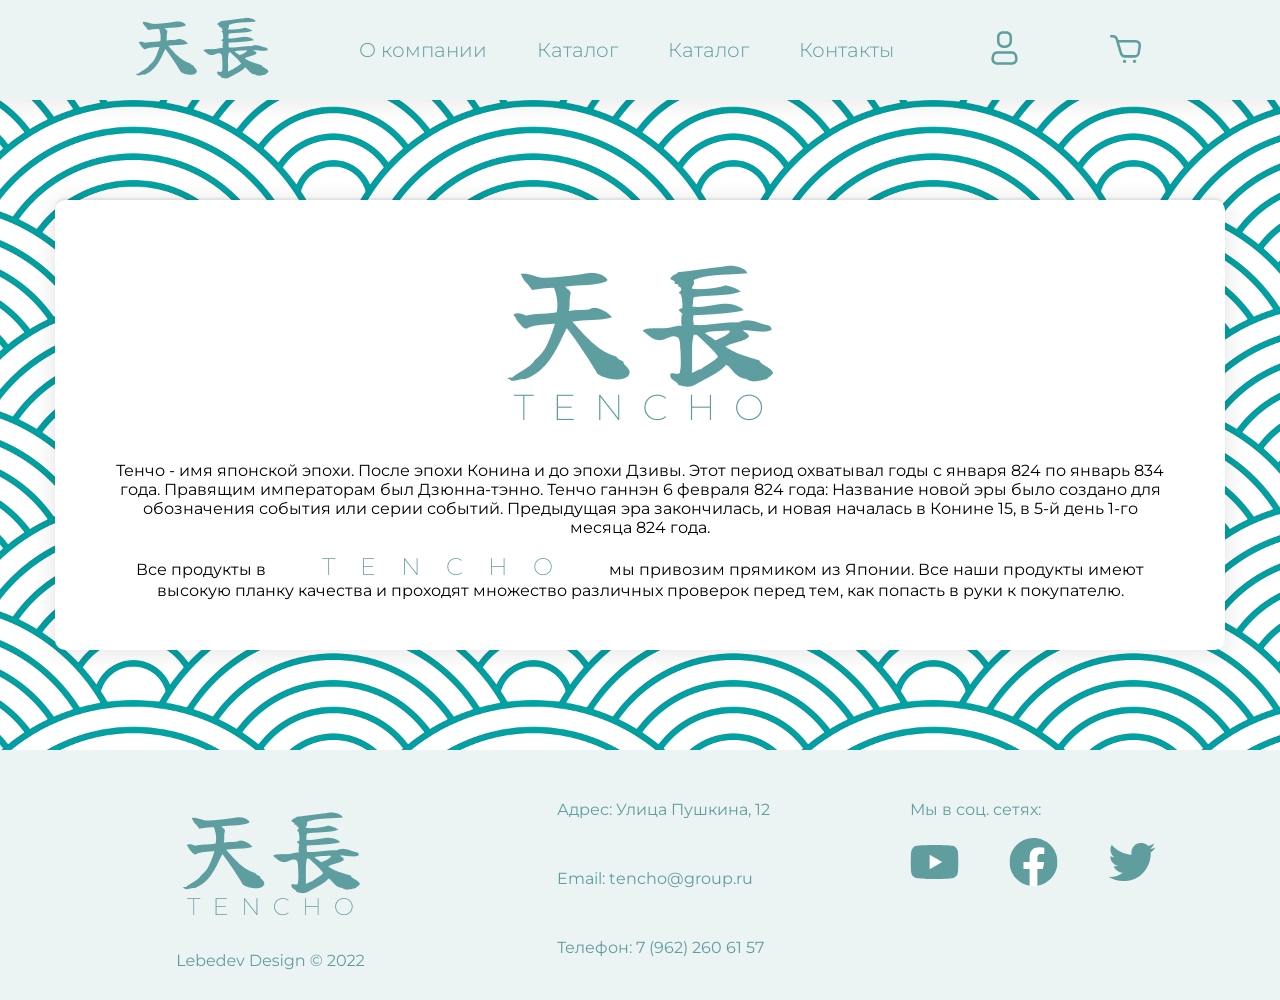
<file: about.html>
<!DOCTYPE html>
<html lang="en">

<head>
    <meta charset="UTF-8">
    <meta http-equiv="X-UA-Compatible" content="IE=edge">
    <meta name="viewport" content="width=device-width, initial-scale=1.0">
    <link rel="stylesheet" href="css/style.css">
    <title>Tencho</title>
</head>

<body>
    <div class="wrap">
        <div class="header">
            <div class="logo">
                <a href="index.html"><img src="/img/tenchohyrogliphslogo.png" alt="logo"></a>
            </div>
            <div class="menu">
                <!-- Настроить якоря в конце -->
                <a href="#">О компании</a>
                <a href="catalogue.html">Каталог</a>
                <div class="submenu-point">
                    <a href="catalogue.html" class="submenu-point">Каталог </a>
                    <div class="submenu">
                        <a href="#">Рыба</a>
                        <a href="#">Чай</a>
                        <a href="#">Соусы</a>
                        <a href="#">Рис</a>
                        <a href="#">Специи</a>
                    </div>
                </div>
                <a href="#contacts">Контакты</a>
                <a href="login.html" class="hided-menu">Войти</a>
                <a href="cart.html" class="hided-menu">Корзина</a>
            </div>
            <div class="icons">
                <a href="login.html">
                    <svg width="41" height="40" class="login" viewBox="0 0 41 40" fill="none"
                        xmlns="http://www.w3.org/2000/svg">
                        <path fill-rule="evenodd" clip-rule="evenodd"
                            d="M33.1332 27.8499L33.5332 29.7499C33.9122 31.3926 33.538 33.1187 32.5126 34.4568C31.4872 35.795 29.9179 36.6053 28.2332 36.6666H12.7665C11.0818 36.6053 9.51245 35.795 8.48708 34.4568C7.46171 33.1187 7.08744 31.3926 7.4665 29.7499L7.8665 27.8499C8.32656 25.2779 10.5375 23.3877 13.1498 23.3333H27.8498C30.4621 23.3877 32.6731 25.2779 33.1332 27.8499ZM28.2332 34.1499C29.0795 34.1401 29.8759 33.748 30.3998 33.0833V33.0999C31.0426 32.2936 31.2931 31.2429 31.0832 30.2333L30.6832 28.3333C30.4612 26.9252 29.2742 25.8709 27.8498 25.8166H13.1498C11.7254 25.8709 10.5384 26.9252 10.3165 28.3333L9.9165 30.2333C9.71176 31.2376 9.96194 32.281 10.5998 33.0833C11.1237 33.748 11.9202 34.1401 12.7665 34.1499H28.2332Z"
                            fill="#5F9D9F" />
                        <path fill-rule="evenodd" clip-rule="evenodd"
                            d="M21.3334 20H19.6667C15.9848 20 13 17.0152 13 13.3333V8.93329C12.9956 7.44672 13.5842 6.01976 14.6353 4.96859C15.6865 3.91742 17.1135 3.32885 18.6 3.33329H22.4C23.8866 3.32885 25.3136 3.91742 26.3647 4.96859C27.4159 6.01976 28.0045 7.44672 28 8.93329V13.3333C28 17.0152 25.0153 20 21.3334 20ZM18.6 5.8333C16.888 5.8333 15.5 7.22122 15.5 8.9333V13.3333C15.5 15.6345 17.3655 17.5 19.6667 17.5H21.3334C23.6346 17.5 25.5 15.6345 25.5 13.3333V8.9333C25.5 8.11113 25.1734 7.32263 24.5921 6.74127C24.0107 6.15991 23.2222 5.8333 22.4 5.8333H18.6Z"
                            fill="#5F9D9F" />
                    </svg>
                </a>
                <a href="cart.html">
                    <svg class="cart" width="41" height="40" viewBox="0 0 41 40" fill="none"
                        xmlns="http://www.w3.org/2000/svg">
                        <path fill-rule="evenodd" clip-rule="evenodd"
                            d="M6.2832 7.08337H7.94987L8.0332 7.10004C10.3435 7.14485 12.3621 8.67228 13.0332 10.8834L13.3665 12.0334H30.7499C32.2849 12.0404 33.7425 12.7084 34.7499 13.8667C35.7544 15.0323 36.1989 16.579 35.9665 18.1L34.9665 25C34.6335 27.6449 32.3988 29.6376 29.7332 29.6667H19.9332C17.592 29.658 15.5303 28.1235 14.8499 25.8834L10.6332 11.6667C10.3103 10.447 9.21154 9.59393 7.94987 9.58337H6.2832C5.59285 9.58337 5.0332 9.02373 5.0332 8.33337C5.0332 7.64302 5.59285 7.08337 6.2832 7.08337ZM17.2499 25.0834C17.6037 26.27 18.6949 27.0834 19.9332 27.0834H29.7332C31.1127 27.0684 32.2808 26.0621 32.4999 24.7L33.4999 17.7834C33.6361 16.9783 33.414 16.1538 32.8919 15.526C32.3698 14.8982 31.5996 14.5296 30.7832 14.5167H14.1165L17.2499 25.0834Z"
                            fill="#5F9D9F" />
                        <path
                            d="M19.55 31.6667C18.6295 31.6667 17.8833 32.4129 17.8833 33.3334C17.8833 34.2539 18.6295 35.0001 19.55 35.0001C20.4704 35.0001 21.2166 34.2539 21.2166 33.3334C21.2166 32.4129 20.4704 31.6667 19.55 31.6667Z"
                            fill="#5F9D9F" />
                        <path
                            d="M29.55 31.6667C28.6295 31.6667 27.8833 32.4129 27.8833 33.3334C27.8833 34.2539 28.6295 35.0001 29.55 35.0001C30.4704 35.0001 31.2166 34.2539 31.2166 33.3334C31.2166 32.4129 30.4704 31.6667 29.55 31.6667Z"
                            fill="#5F9D9F" />
                    </svg>
                </a>
            </div>
            <div class="burger">
                <span></span>
            </div>
        </div>
        <div class="about-tencho">
            <img src="/img/aboutlogo.png" alt="logo">
            <p>Тенчо - имя японской эпохи. После эпохи Конина и до эпохи Дзивы. Этот период охватывал годы с января 824 по январь 834 года. Правящим императорам был Дзюнна-тэнно. Тенчо ганнэн 6 февраля 824 года: Название новой эры было создано для обозначения события или серии событий. Предыдущая эра закончилась, и новая началась в Конине 15, в 5-й день 1-го месяца 824 года.</p>
            <p>Все продукты в<span> TENCHO </span>мы привозим прямиком из Японии. Все наши продукты имеют высокую планку качества и проходят множество различных проверок перед тем, как попасть в руки к покупателю.</p>
        </div>
        <div class="footer">
            <div class="logo">
                <img src="/img/footer-logo.png" alt="footer-logo">
            </div>
            <div class="contacts" id="contacts">
                <p>Адрес: Улица Пушкина, 12</p>
                <p>Email: tencho@group.ru</p>
                <p>Телефон: 7 (962) 260 61 57</p>
            </div>
            <div class="socials">
                <p>Мы в соц. сетях:</p>
                <div class="social-icons">
                    <svg class="youtube" width="49" height="48" viewBox="0 0 49 48" fill="none"
                        xmlns="http://www.w3.org/2000/svg">
                        <g clip-path="url(#clip0_36_496)">
                            <path class="bg"
                                d="M47.5442 12.3708C47.2728 11.3496 46.738 10.4177 45.9933 9.66813C45.2485 8.9186 44.32 8.37782 43.3006 8.09991C39.5479 7.09082 24.5479 7.09082 24.5479 7.09082C24.5479 7.09082 9.54785 7.09082 5.79512 8.09991C4.77571 8.37782 3.84717 8.9186 3.10243 9.66813C2.35768 10.4177 1.82286 11.3496 1.55149 12.3708C0.547852 16.1399 0.547852 23.9999 0.547852 23.9999C0.547852 23.9999 0.547852 31.8599 1.55149 35.629C1.82286 36.6502 2.35768 37.5822 3.10243 38.3317C3.84717 39.0812 4.77571 39.622 5.79512 39.8999C9.54785 40.909 24.5479 40.909 24.5479 40.909C24.5479 40.909 39.5479 40.909 43.3006 39.8999C44.32 39.622 45.2485 39.0812 45.9933 38.3317C46.738 37.5822 47.2728 36.6502 47.5442 35.629C48.5479 31.8599 48.5479 23.9999 48.5479 23.9999C48.5479 23.9999 48.5479 16.1399 47.5442 12.3708Z"
                                fill="#5F9D9F" />
                            <path d="M19.6387 31.1373V16.8628L32.1841 24.0001L19.6387 31.1373Z" fill="#FEFEFE" />
                        </g>
                        <defs>
                            <clipPath id="clip0_36_496">
                                <rect width="48" height="48" fill="white" transform="translate(0.5)" />
                            </clipPath>
                        </defs>
                    </svg>
                    <svg class="facebook" width="49" height="48" viewBox="0 0 49 48" fill="none"
                        xmlns="http://www.w3.org/2000/svg">
                        <g clip-path="url(#clip0_36_491)">
                            <path class="bg"
                                d="M48.5 24C48.5 10.7452 37.7548 0 24.5 0C11.2452 0 0.5 10.7452 0.5 24C0.5 35.9789 9.27641 45.908 20.75 47.7084V30.9375H14.6562V24H20.75V18.7125C20.75 12.6975 24.3331 9.375 29.8152 9.375C32.4402 9.375 35.1875 9.84375 35.1875 9.84375V15.75H32.1613C29.18 15.75 28.25 17.6002 28.25 19.5V24H34.9062L33.8422 30.9375H28.25V47.7084C39.7236 45.908 48.5 35.9789 48.5 24Z"
                                fill="#5F9D9F" />
                            <path
                                d="M33.8422 30.9375L34.9062 24H28.25V19.5C28.25 17.602 29.18 15.75 32.1613 15.75H35.1875V9.84375C35.1875 9.84375 32.4411 9.375 29.8152 9.375C24.3331 9.375 20.75 12.6975 20.75 18.7125V24H14.6562V30.9375H20.75V47.7084C23.2349 48.0972 25.7651 48.0972 28.25 47.7084V30.9375H33.8422Z"
                                fill="white" />
                        </g>
                        <defs>
                            <clipPath id="clip0_36_491">
                                <rect width="48" height="48" fill="white" transform="translate(0.5)" />
                            </clipPath>
                        </defs>
                    </svg>
                    <svg class="twitter" width="48" height="48" viewBox="0 0 49 48" fill="none" xmlns="http://www.w3.org/2000/svg">
                        <g clip-path="url(#clip0_36_494)">
                            <path class="bg"
                                d="M15.595 43.5015C33.7083 43.5015 43.6155 28.4948 43.6155 15.481C43.6155 15.0548 43.6155 14.6305 43.5867 14.2081C45.5141 12.814 47.1778 11.0878 48.5 9.11048C46.7028 9.90728 44.7961 10.4296 42.8437 10.6599C44.8996 9.4293 46.4383 7.49349 47.1733 5.21288C45.2402 6.3601 43.1253 7.16853 40.9198 7.60328C39.435 6.02443 37.4712 4.97896 35.3324 4.62865C33.1935 4.27834 30.9988 4.64271 29.0879 5.66539C27.177 6.68806 25.6564 8.31203 24.7615 10.286C23.8665 12.2599 23.6471 14.4738 24.1371 16.585C20.2218 16.3886 16.3915 15.3711 12.8949 13.5985C9.39831 11.8259 6.31353 9.3378 3.8408 6.29576C2.58146 8.46375 2.19574 11.0302 2.7622 13.4726C3.32865 15.915 4.80468 18.0497 6.88976 19.442C5.32246 19.3961 3.7893 18.9733 2.42 18.2094V18.3342C2.42062 20.6079 3.2077 22.8114 4.64774 24.5709C6.08778 26.3304 8.09212 27.5377 10.3208 27.9879C8.87096 28.3834 7.34975 28.4412 5.87408 28.1569C6.50363 30.1135 7.72886 31.8246 9.37848 33.0508C11.0281 34.277 13.0197 34.957 15.0747 34.9959C13.0329 36.6009 10.6946 37.7875 8.19375 38.4879C5.69287 39.1883 3.07843 39.3888 0.5 39.0778C5.00367 41.9679 10.2438 43.5009 15.595 43.4938"
                                fill="#5F9D9F" />
                        </g>
                        <defs>
                            <clipPath id="clip0_36_494">
                                <rect width="48" height="48" fill="white" transform="translate(0.5)" />
                            </clipPath>
                        </defs>
                    </svg>
                </div>
            </div>
        </div>
    </div>
    <script src="/js/burger.js"></script>
    <script src="/js/smooth-scroll.js"></script>
</body>

</html>
</file>
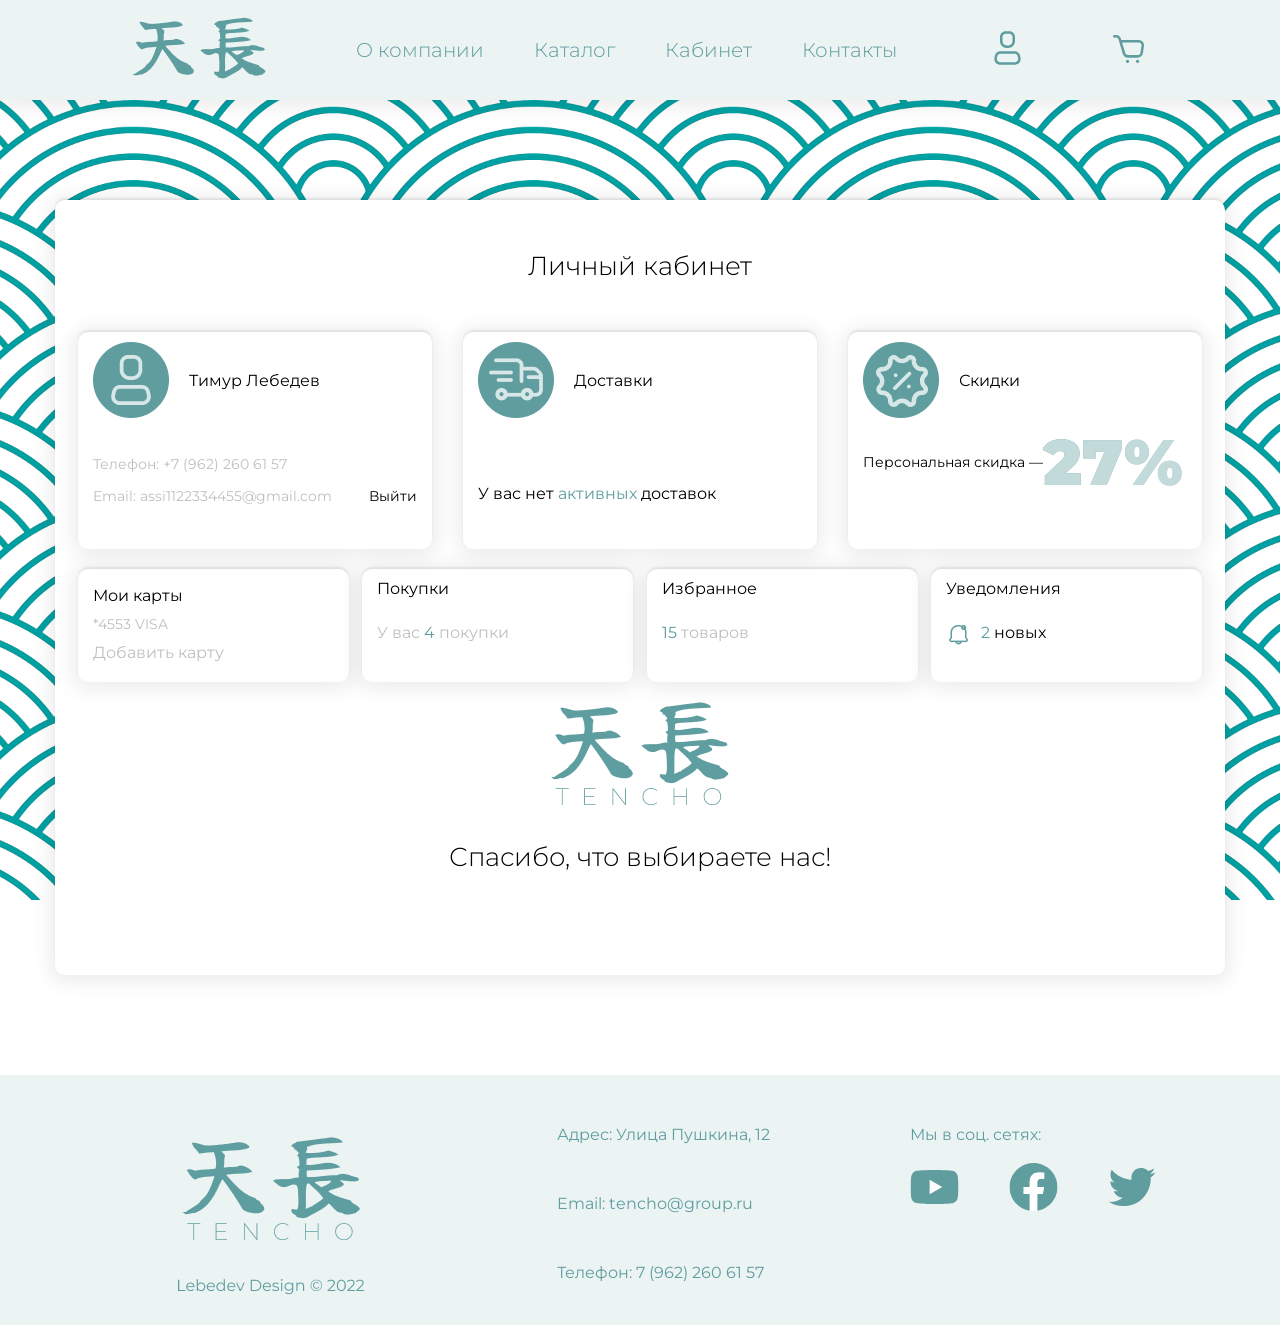
<file: cabinet.html>
<!DOCTYPE html>
<html lang="en">

<head>
    <meta charset="UTF-8">
    <meta http-equiv="X-UA-Compatible" content="IE=edge">
    <meta name="viewport" content="width=device-width, initial-scale=1.0">
    <link rel="stylesheet" href="css/style.css">
    <title>Tencho</title>
</head>

<body>
    <div class="wrap">
        <div class="header" id="header">
            <div class="logo">
                <a href="index.html"><img src="/img/tenchohyrogliphslogo.png" alt="logo"></a>
            </div>
            <div class="menu">
                <!-- Настроить якоря в конце -->
                <a href="about.html">О компании</a>
                <div class="submenu-point">
                    <a href="catalogue.html" class="submenu-point">Каталог </a>
                    <div class="submenu">
                        <a href="#">Рыба</a>
                        <a href="#">Чай</a>
                        <a href="#">Соусы</a>
                        <a href="#">Рис</a>
                        <a href="#">Специи</a>
                    </div>
                </div>
                <a href="#">Кабинет</a>
                <a href="#contacts">Контакты</a>
                <a href="login.html" class="hided-menu">Войти</a>
                <a href="cart.html" class="hided-menu">Корзина</a>
            </div>
            <div class="icons">
                <a href="login.html">
                    <svg width="41" height="40" class="login" viewBox="0 0 41 40" fill="none"
                        xmlns="http://www.w3.org/2000/svg">
                        <path fill-rule="evenodd" clip-rule="evenodd"
                            d="M33.1332 27.8499L33.5332 29.7499C33.9122 31.3926 33.538 33.1187 32.5126 34.4568C31.4872 35.795 29.9179 36.6053 28.2332 36.6666H12.7665C11.0818 36.6053 9.51245 35.795 8.48708 34.4568C7.46171 33.1187 7.08744 31.3926 7.4665 29.7499L7.8665 27.8499C8.32656 25.2779 10.5375 23.3877 13.1498 23.3333H27.8498C30.4621 23.3877 32.6731 25.2779 33.1332 27.8499ZM28.2332 34.1499C29.0795 34.1401 29.8759 33.748 30.3998 33.0833V33.0999C31.0426 32.2936 31.2931 31.2429 31.0832 30.2333L30.6832 28.3333C30.4612 26.9252 29.2742 25.8709 27.8498 25.8166H13.1498C11.7254 25.8709 10.5384 26.9252 10.3165 28.3333L9.9165 30.2333C9.71176 31.2376 9.96194 32.281 10.5998 33.0833C11.1237 33.748 11.9202 34.1401 12.7665 34.1499H28.2332Z"
                            fill="#5F9D9F" />
                        <path fill-rule="evenodd" clip-rule="evenodd"
                            d="M21.3334 20H19.6667C15.9848 20 13 17.0152 13 13.3333V8.93329C12.9956 7.44672 13.5842 6.01976 14.6353 4.96859C15.6865 3.91742 17.1135 3.32885 18.6 3.33329H22.4C23.8866 3.32885 25.3136 3.91742 26.3647 4.96859C27.4159 6.01976 28.0045 7.44672 28 8.93329V13.3333C28 17.0152 25.0153 20 21.3334 20ZM18.6 5.8333C16.888 5.8333 15.5 7.22122 15.5 8.9333V13.3333C15.5 15.6345 17.3655 17.5 19.6667 17.5H21.3334C23.6346 17.5 25.5 15.6345 25.5 13.3333V8.9333C25.5 8.11113 25.1734 7.32263 24.5921 6.74127C24.0107 6.15991 23.2222 5.8333 22.4 5.8333H18.6Z"
                            fill="#5F9D9F" />
                    </svg>
                </a>
                <a href="cart.html">
                    <svg class="cart" width="41" height="40" viewBox="0 0 41 40" fill="none"
                        xmlns="http://www.w3.org/2000/svg">
                        <path fill-rule="evenodd" clip-rule="evenodd"
                            d="M6.2832 7.08337H7.94987L8.0332 7.10004C10.3435 7.14485 12.3621 8.67228 13.0332 10.8834L13.3665 12.0334H30.7499C32.2849 12.0404 33.7425 12.7084 34.7499 13.8667C35.7544 15.0323 36.1989 16.579 35.9665 18.1L34.9665 25C34.6335 27.6449 32.3988 29.6376 29.7332 29.6667H19.9332C17.592 29.658 15.5303 28.1235 14.8499 25.8834L10.6332 11.6667C10.3103 10.447 9.21154 9.59393 7.94987 9.58337H6.2832C5.59285 9.58337 5.0332 9.02373 5.0332 8.33337C5.0332 7.64302 5.59285 7.08337 6.2832 7.08337ZM17.2499 25.0834C17.6037 26.27 18.6949 27.0834 19.9332 27.0834H29.7332C31.1127 27.0684 32.2808 26.0621 32.4999 24.7L33.4999 17.7834C33.6361 16.9783 33.414 16.1538 32.8919 15.526C32.3698 14.8982 31.5996 14.5296 30.7832 14.5167H14.1165L17.2499 25.0834Z"
                            fill="#5F9D9F" />
                        <path
                            d="M19.55 31.6667C18.6295 31.6667 17.8833 32.4129 17.8833 33.3334C17.8833 34.2539 18.6295 35.0001 19.55 35.0001C20.4704 35.0001 21.2166 34.2539 21.2166 33.3334C21.2166 32.4129 20.4704 31.6667 19.55 31.6667Z"
                            fill="#5F9D9F" />
                        <path
                            d="M29.55 31.6667C28.6295 31.6667 27.8833 32.4129 27.8833 33.3334C27.8833 34.2539 28.6295 35.0001 29.55 35.0001C30.4704 35.0001 31.2166 34.2539 31.2166 33.3334C31.2166 32.4129 30.4704 31.6667 29.55 31.6667Z"
                            fill="#5F9D9F" />
                    </svg>
                </a>
            </div>
            <div class="burger">
                <span></span>
            </div>
        </div>
        <div class="cabinet">
            <div class="cabinet-title">
                <p>Личный кабинет</p>
            </div>
            <div class="cards">
                <div class="big-cards">
                    <div class="card user-info">
                        <div class="top">
                            <img src="/img/Icons/user.png" alt="user">
                            <p>Тимур Лебедев</p>
                        </div>
                        <div class="bot data-bot">
                            <div class="data">
                                <p>Телефон: +7 (962) 260 61 57</p>
                                <p>Email: assi1122334455@gmail.com</p>
                            </div>
                            <div class="logout">
                                <p>Выйти</p>
                            </div>
                        </div>
                    </div>
                    <div class="card delivery-info">
                        <div class="top">
                            <img src="/img/Icons/cabinetDeliveryIcon.png" alt="user">
                            <p>Доставки</p>
                        </div>
                        <div class="bot">
                            <p>У вас нет <span class="delivery-counter">активных</span> доставок</p>
                        </div>
                    </div>
                    <div class="card sales-info">
                        <div class="top">
                            <img src="/img/Icons/CabinetSalesIcon.png" alt="user">
                            <p>Скидки</p>
                        </div>
                        <div class="bot">
                            <div class="sale-counter">
                                <p>Персональная скидка —</p>
                                <div class="sale">
                                    <p class="sale-number s1">27%</p>
                                    <p class="sale-number s2">27%</p>
                                </div>
                            </div>
                        </div>
                    </div>
                </div>
                <div class="small-cards">
                    <div class="bank-cards">
                        <p>Мои карты</p>
                        <p>*4553 VISA</p>
                        <p>Добавить карту</p>
                    </div>
                    <div class="orders">
                        <p>Покупки</p>
                        <p>У вас <span class="orders-counter">4</span> покупки</p>
                    </div>
                    <div class="favourite">
                        <p>Избранное</p>
                        <p><span class="favourite-counter">15</span> товаров</p>
                    </div>
                    <div class="notifications">
                        <p>Уведомления</p>
                        <div class="notifications-block">
                            <img src="/img/Icons/Bell.png" alt="bell">
                            <p><span class="notifications-counter">2</span> новых</p>
                        </div>
                    </div>
                </div>
                <div class="thanks">
                    <img src="/img/cabinet-logo.png" alt="cabinet-logo">
                    <p>Спасибо, что выбираете нас!</p>
                </div>
            </div>
        </div>
        <div class="footer">
            <div class="logo">
                <img src="/img/footer-logo.png" alt="footer-logo">
            </div>
            <div class="contacts" id="contacts">
                <p>Адрес: Улица Пушкина, 12</p>
                <p>Email: tencho@group.ru</p>
                <p>Телефон: 7 (962) 260 61 57</p>
            </div>
            <div class="socials">
                <p>Мы в соц. сетях:</p>
                <div class="social-icons">
                    <svg class="youtube" width="49" height="48" viewBox="0 0 49 48" fill="none"
                        xmlns="http://www.w3.org/2000/svg">
                        <g clip-path="url(#clip0_36_496)">
                            <path class="bg"
                                d="M47.5442 12.3708C47.2728 11.3496 46.738 10.4177 45.9933 9.66813C45.2485 8.9186 44.32 8.37782 43.3006 8.09991C39.5479 7.09082 24.5479 7.09082 24.5479 7.09082C24.5479 7.09082 9.54785 7.09082 5.79512 8.09991C4.77571 8.37782 3.84717 8.9186 3.10243 9.66813C2.35768 10.4177 1.82286 11.3496 1.55149 12.3708C0.547852 16.1399 0.547852 23.9999 0.547852 23.9999C0.547852 23.9999 0.547852 31.8599 1.55149 35.629C1.82286 36.6502 2.35768 37.5822 3.10243 38.3317C3.84717 39.0812 4.77571 39.622 5.79512 39.8999C9.54785 40.909 24.5479 40.909 24.5479 40.909C24.5479 40.909 39.5479 40.909 43.3006 39.8999C44.32 39.622 45.2485 39.0812 45.9933 38.3317C46.738 37.5822 47.2728 36.6502 47.5442 35.629C48.5479 31.8599 48.5479 23.9999 48.5479 23.9999C48.5479 23.9999 48.5479 16.1399 47.5442 12.3708Z"
                                fill="#5F9D9F" />
                            <path d="M19.6387 31.1373V16.8628L32.1841 24.0001L19.6387 31.1373Z" fill="#FEFEFE" />
                        </g>
                        <defs>
                            <clipPath id="clip0_36_496">
                                <rect width="48" height="48" fill="white" transform="translate(0.5)" />
                            </clipPath>
                        </defs>
                    </svg>
                    <svg class="facebook" width="49" height="48" viewBox="0 0 49 48" fill="none"
                        xmlns="http://www.w3.org/2000/svg">
                        <g clip-path="url(#clip0_36_491)">
                            <path class="bg"
                                d="M48.5 24C48.5 10.7452 37.7548 0 24.5 0C11.2452 0 0.5 10.7452 0.5 24C0.5 35.9789 9.27641 45.908 20.75 47.7084V30.9375H14.6562V24H20.75V18.7125C20.75 12.6975 24.3331 9.375 29.8152 9.375C32.4402 9.375 35.1875 9.84375 35.1875 9.84375V15.75H32.1613C29.18 15.75 28.25 17.6002 28.25 19.5V24H34.9062L33.8422 30.9375H28.25V47.7084C39.7236 45.908 48.5 35.9789 48.5 24Z"
                                fill="#5F9D9F" />
                            <path
                                d="M33.8422 30.9375L34.9062 24H28.25V19.5C28.25 17.602 29.18 15.75 32.1613 15.75H35.1875V9.84375C35.1875 9.84375 32.4411 9.375 29.8152 9.375C24.3331 9.375 20.75 12.6975 20.75 18.7125V24H14.6562V30.9375H20.75V47.7084C23.2349 48.0972 25.7651 48.0972 28.25 47.7084V30.9375H33.8422Z"
                                fill="white" />
                        </g>
                        <defs>
                            <clipPath id="clip0_36_491">
                                <rect width="48" height="48" fill="white" transform="translate(0.5)" />
                            </clipPath>
                        </defs>
                    </svg>
                    <svg class="twitter" width="48" height="48" viewBox="0 0 49 48" fill="none"
                        xmlns="http://www.w3.org/2000/svg">
                        <g clip-path="url(#clip0_36_494)">
                            <path class="bg"
                                d="M15.595 43.5015C33.7083 43.5015 43.6155 28.4948 43.6155 15.481C43.6155 15.0548 43.6155 14.6305 43.5867 14.2081C45.5141 12.814 47.1778 11.0878 48.5 9.11048C46.7028 9.90728 44.7961 10.4296 42.8437 10.6599C44.8996 9.4293 46.4383 7.49349 47.1733 5.21288C45.2402 6.3601 43.1253 7.16853 40.9198 7.60328C39.435 6.02443 37.4712 4.97896 35.3324 4.62865C33.1935 4.27834 30.9988 4.64271 29.0879 5.66539C27.177 6.68806 25.6564 8.31203 24.7615 10.286C23.8665 12.2599 23.6471 14.4738 24.1371 16.585C20.2218 16.3886 16.3915 15.3711 12.8949 13.5985C9.39831 11.8259 6.31353 9.3378 3.8408 6.29576C2.58146 8.46375 2.19574 11.0302 2.7622 13.4726C3.32865 15.915 4.80468 18.0497 6.88976 19.442C5.32246 19.3961 3.7893 18.9733 2.42 18.2094V18.3342C2.42062 20.6079 3.2077 22.8114 4.64774 24.5709C6.08778 26.3304 8.09212 27.5377 10.3208 27.9879C8.87096 28.3834 7.34975 28.4412 5.87408 28.1569C6.50363 30.1135 7.72886 31.8246 9.37848 33.0508C11.0281 34.277 13.0197 34.957 15.0747 34.9959C13.0329 36.6009 10.6946 37.7875 8.19375 38.4879C5.69287 39.1883 3.07843 39.3888 0.5 39.0778C5.00367 41.9679 10.2438 43.5009 15.595 43.4938"
                                fill="#5F9D9F" />
                        </g>
                        <defs>
                            <clipPath id="clip0_36_494">
                                <rect width="48" height="48" fill="white" transform="translate(0.5)" />
                            </clipPath>
                        </defs>
                    </svg>
                </div>
            </div>
        </div>
    </div>
    <script src="/js/burger.js"></script>
    <script src="/js/smooth-scroll.js"></script>
</body>

</html>
</file>
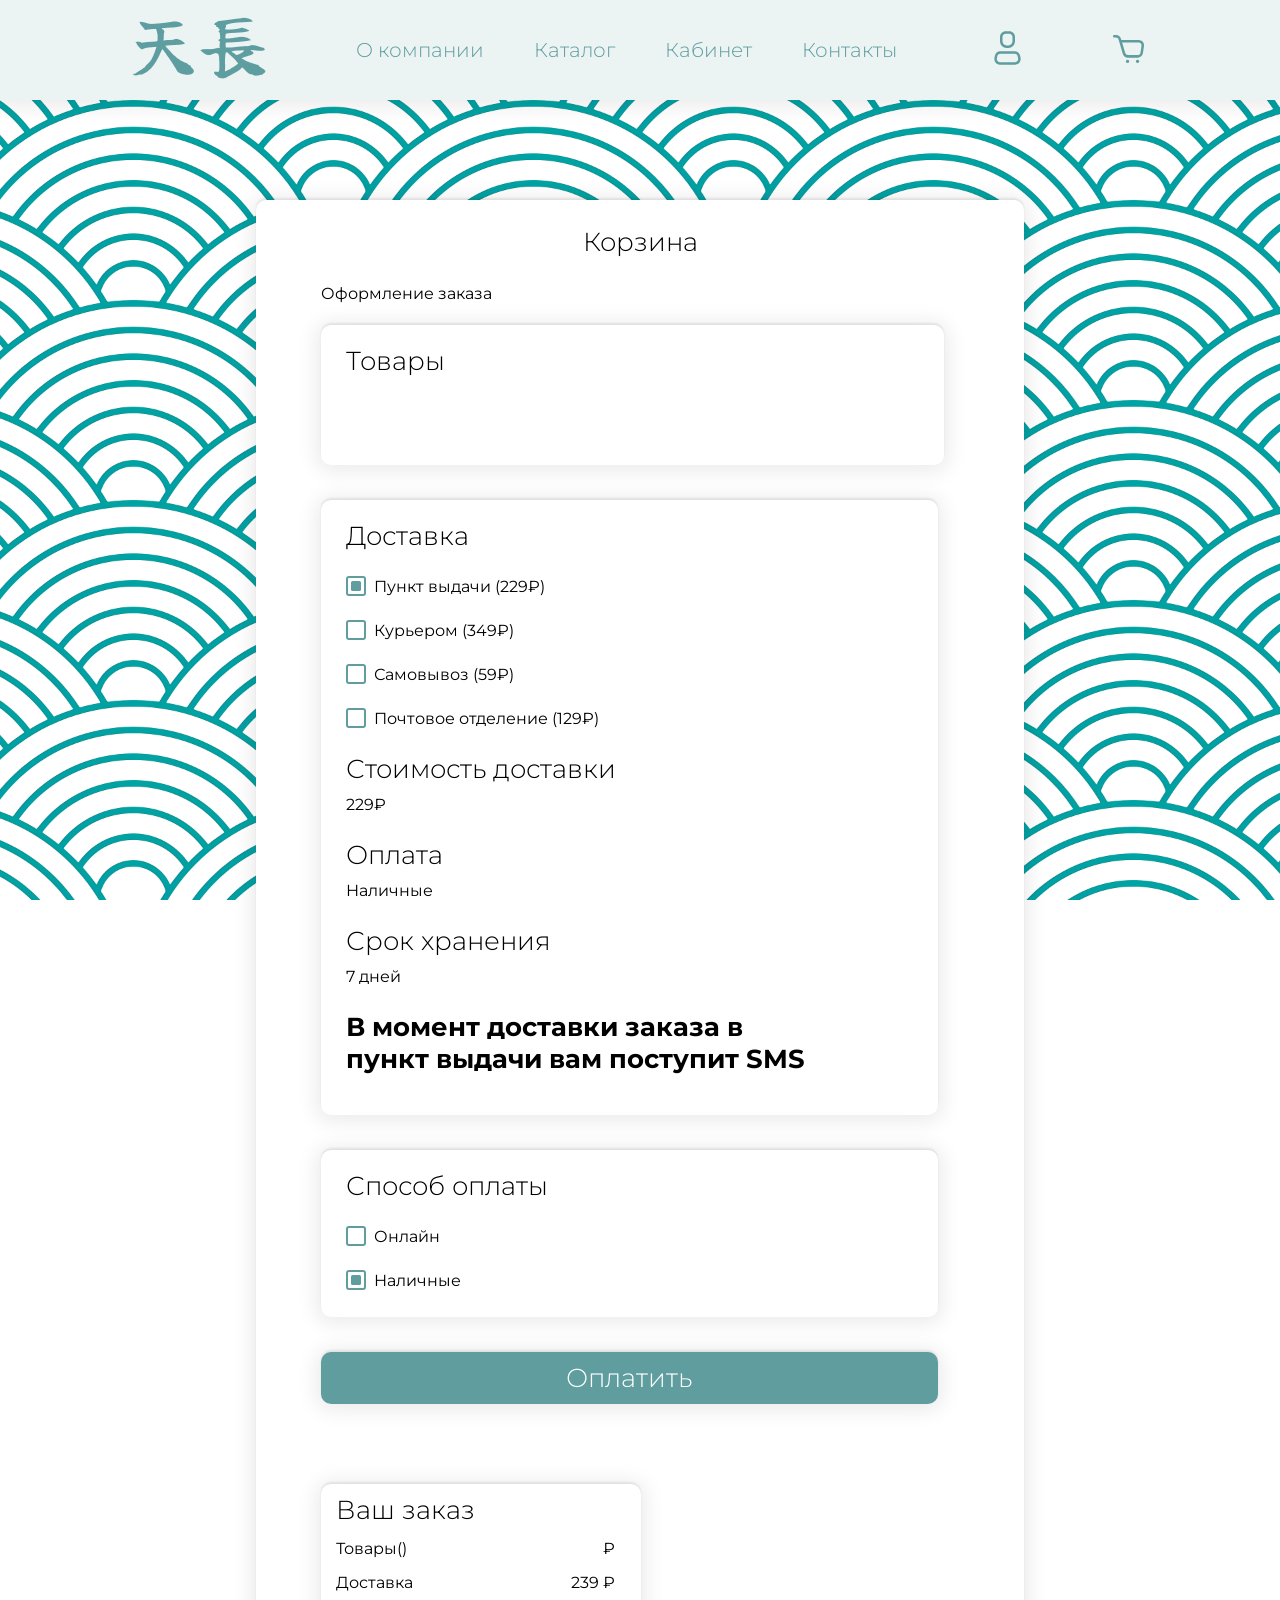
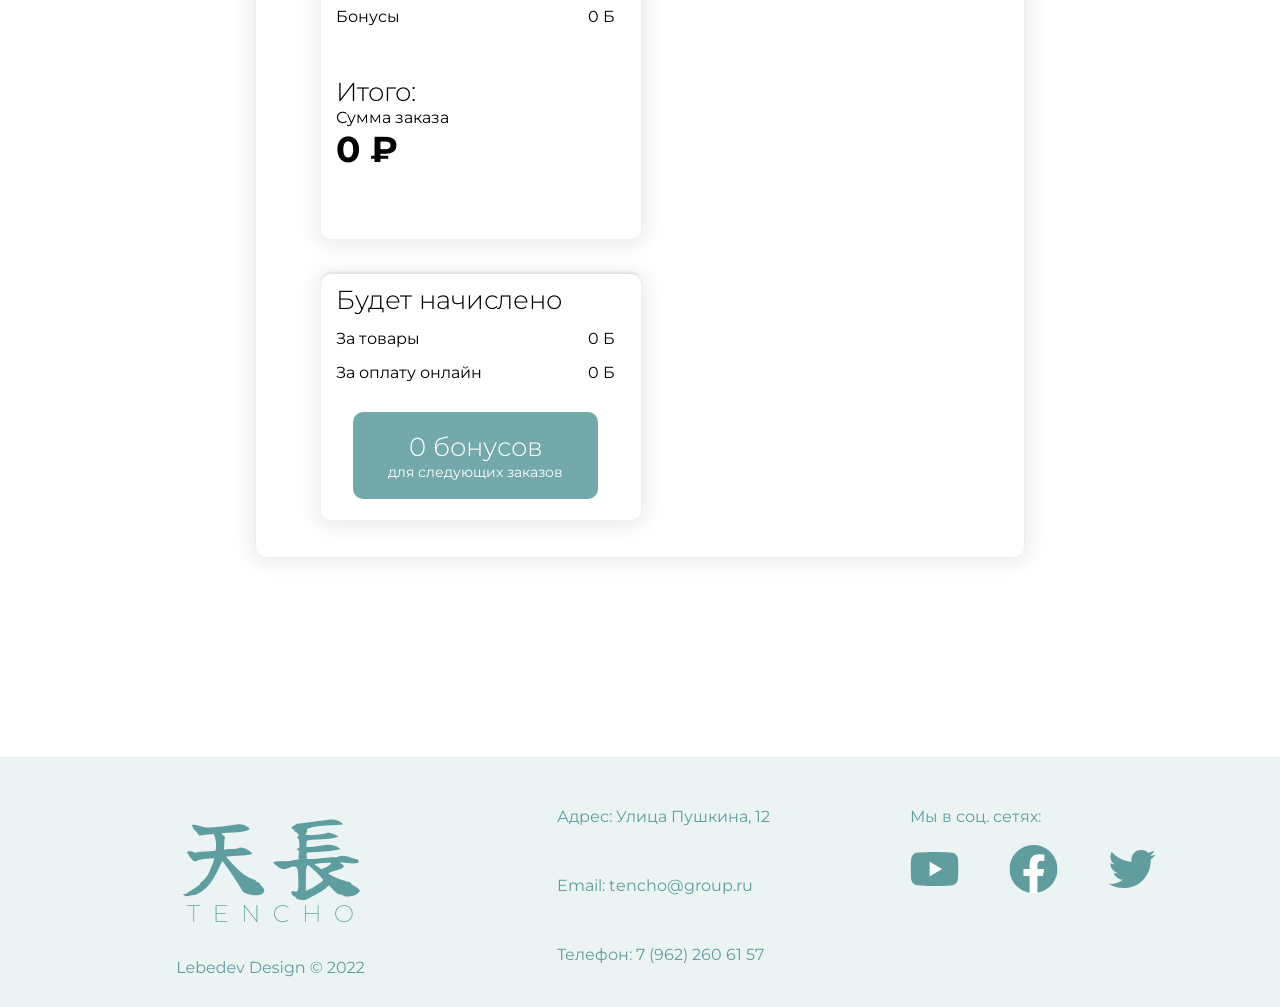
<file: cart.html>
<!DOCTYPE html>
<html lang="en">

<head>
    <meta charset="UTF-8">
    <meta http-equiv="X-UA-Compatible" content="IE=edge">
    <meta name="viewport" content="width=device-width, initial-scale=1.0">
    <link rel="stylesheet" href="css/style.css">
    <title>Tencho</title>
</head>

<body>
    <div class="wrap">
        <div class="header">
            <div class="logo">
                <a href="index.html"><img src="/img/tenchohyrogliphslogo.png" alt="logo"></a>
            </div>
            <div class="menu">
                <!-- Настроить якоря в конце -->
                <a href="about.html">О компании</a>
                <div class="submenu-point">
                    <a href="catalogue.html" class="submenu-point">Каталог </a>
                    <div class="submenu">
                        <a href="#">Рыба</a>
                        <a href="#">Чай</a>
                        <a href="#">Соусы</a>
                        <a href="#">Рис</a>
                        <a href="#">Специи</a>
                    </div>
                </div>
                <a href="cabinet.html">Кабинет</a>
                <a href="#contacts">Контакты</a>
                <a href="login.html" class="hided-menu">Войти</a>
                <a href="#" class="hided-menu">Корзина</a>
            </div>
            <div class="icons">
                <a href="login.html">
                    <svg width="41" height="40" class="login" viewBox="0 0 41 40" fill="none"
                        xmlns="http://www.w3.org/2000/svg">
                        <path fill-rule="evenodd" clip-rule="evenodd"
                            d="M33.1332 27.8499L33.5332 29.7499C33.9122 31.3926 33.538 33.1187 32.5126 34.4568C31.4872 35.795 29.9179 36.6053 28.2332 36.6666H12.7665C11.0818 36.6053 9.51245 35.795 8.48708 34.4568C7.46171 33.1187 7.08744 31.3926 7.4665 29.7499L7.8665 27.8499C8.32656 25.2779 10.5375 23.3877 13.1498 23.3333H27.8498C30.4621 23.3877 32.6731 25.2779 33.1332 27.8499ZM28.2332 34.1499C29.0795 34.1401 29.8759 33.748 30.3998 33.0833V33.0999C31.0426 32.2936 31.2931 31.2429 31.0832 30.2333L30.6832 28.3333C30.4612 26.9252 29.2742 25.8709 27.8498 25.8166H13.1498C11.7254 25.8709 10.5384 26.9252 10.3165 28.3333L9.9165 30.2333C9.71176 31.2376 9.96194 32.281 10.5998 33.0833C11.1237 33.748 11.9202 34.1401 12.7665 34.1499H28.2332Z"
                            fill="#5F9D9F" />
                        <path fill-rule="evenodd" clip-rule="evenodd"
                            d="M21.3334 20H19.6667C15.9848 20 13 17.0152 13 13.3333V8.93329C12.9956 7.44672 13.5842 6.01976 14.6353 4.96859C15.6865 3.91742 17.1135 3.32885 18.6 3.33329H22.4C23.8866 3.32885 25.3136 3.91742 26.3647 4.96859C27.4159 6.01976 28.0045 7.44672 28 8.93329V13.3333C28 17.0152 25.0153 20 21.3334 20ZM18.6 5.8333C16.888 5.8333 15.5 7.22122 15.5 8.9333V13.3333C15.5 15.6345 17.3655 17.5 19.6667 17.5H21.3334C23.6346 17.5 25.5 15.6345 25.5 13.3333V8.9333C25.5 8.11113 25.1734 7.32263 24.5921 6.74127C24.0107 6.15991 23.2222 5.8333 22.4 5.8333H18.6Z"
                            fill="#5F9D9F" />
                    </svg>
                </a>
                <a href="cart.html">
                    <svg class="cart" width="41" height="40" viewBox="0 0 41 40" fill="none"
                        xmlns="http://www.w3.org/2000/svg">
                        <path fill-rule="evenodd" clip-rule="evenodd"
                            d="M6.2832 7.08337H7.94987L8.0332 7.10004C10.3435 7.14485 12.3621 8.67228 13.0332 10.8834L13.3665 12.0334H30.7499C32.2849 12.0404 33.7425 12.7084 34.7499 13.8667C35.7544 15.0323 36.1989 16.579 35.9665 18.1L34.9665 25C34.6335 27.6449 32.3988 29.6376 29.7332 29.6667H19.9332C17.592 29.658 15.5303 28.1235 14.8499 25.8834L10.6332 11.6667C10.3103 10.447 9.21154 9.59393 7.94987 9.58337H6.2832C5.59285 9.58337 5.0332 9.02373 5.0332 8.33337C5.0332 7.64302 5.59285 7.08337 6.2832 7.08337ZM17.2499 25.0834C17.6037 26.27 18.6949 27.0834 19.9332 27.0834H29.7332C31.1127 27.0684 32.2808 26.0621 32.4999 24.7L33.4999 17.7834C33.6361 16.9783 33.414 16.1538 32.8919 15.526C32.3698 14.8982 31.5996 14.5296 30.7832 14.5167H14.1165L17.2499 25.0834Z"
                            fill="#5F9D9F" />
                        <path
                            d="M19.55 31.6667C18.6295 31.6667 17.8833 32.4129 17.8833 33.3334C17.8833 34.2539 18.6295 35.0001 19.55 35.0001C20.4704 35.0001 21.2166 34.2539 21.2166 33.3334C21.2166 32.4129 20.4704 31.6667 19.55 31.6667Z"
                            fill="#5F9D9F" />
                        <path
                            d="M29.55 31.6667C28.6295 31.6667 27.8833 32.4129 27.8833 33.3334C27.8833 34.2539 28.6295 35.0001 29.55 35.0001C30.4704 35.0001 31.2166 34.2539 31.2166 33.3334C31.2166 32.4129 30.4704 31.6667 29.55 31.6667Z"
                            fill="#5F9D9F" />
                    </svg>
                </a>
            </div>
            <div class="burger">
                <span></span>
            </div>
        </div>
        <div class="cart-form">
            <div class="cart-title">
                <p>Корзина</p>
            </div>
            <div class="order">
                <div class="order-title">Оформление заказа</div>
                <div class="order-content">
                    <div class="left-content">
                        <div class="order-info">
                            <div class="order-items">
                                <p>Товары</p>
                                <div class="cart-list">
                                    
                                </div>
                            </div>
                        </div>
                        <div class="delivery-content">
                            <div class="delivery-type">
                                <div class="type-title">
                                    <p>Доставка</p>
                                </div>
                                <div class="pick-point">
                                    <input checked type="radio" name="radio">
                                    <label for="pick-point">Пункт выдачи (229₽)</label>
                                </div>
                                <div class="by-courier">
                                    <input type="radio" name="radio">
                                    <label for="by-courier">Курьером (349₽)</label>
                                </div>
                                <div class="pick-up">
                                    <input type="radio" name="radio">
                                    <label for="pick-up">Самовывоз (59₽)</label>
                                </div>
                                <div class="post-office">
                                    <input type="radio" name="radio">
                                    <label for="post-office">Почтовое отделение (129₽)</label>
                                </div>
                            </div>
                            <div class="delivery-price">
                                <p class="category-title">Стоимость доставки</p>
                                <p class="category-info">229₽</p>
                            </div>
                            <div class="payment">
                                <p class="category-title">Оплата</p>
                                <p class="category-info">Наличные</p>
                            </div>
                            <div class="storage">
                                <p class="category-title">Срок хранения</p>
                                <p class="category-info">7 дней</p>
                            </div>
                            <p>В момент доставки заказа в пункт выдачи вам поступит SMS</p>
                        </div>
                        <div class="payment-type">
                            <div class="type-title">
                                <p>Способ оплаты</p>
                            </div>
                            <div class="payments">
                                <div class="online">
                                    <input type="radio" name="radio2">
                                    <label for="pick-up">Онлайн</label>
                                </div>
                                <div class="ofline">
                                    <input checked type="radio" name="radio2">
                                    <label for="pick-up">Наличные</label>
                                </div>
                            </div>
                        </div>
                        <a href="#" class="pay">Оплатить</a>
                    </div>
                    <div class="right-content">
                        <div class="receipt">
                            <div class="receipt-title">
                                <p>Ваш заказ</p>
                            </div>
                            <div class="receipt-list">
                                <div class="products">
                                    <p>Товары(<span class="ammountInCart"></span>)</p>
                                    <p><span class="total-price"></span> ₽</p>
                                </div>
                                <div class="delivery-price-receipt">
                                    <p>Доставка</p>
                                    <p><span class="total-delivery">239</span> ₽</p>
                                </div>
                                <div class="bonuses">
                                    <p>Бонусы</p>
                                    <p>0 Б</p>
                                </div>
                            </div>
                            <div class="total">
                                <p>Итого:</p>
                                <p>Сумма заказа</p>
                                <p><span class="allPrice">0</span> ₽</p>
                            </div>
                        </div>
                        <div class="bonuses-receipt">
                            <div class="bonuses-title">
                                <p>Будет начислено</p>
                            </div>
                            <div class="bonuses-list">
                                <div class="for-products">
                                    <p>За товары</p>
                                    <p>0 Б</p>
                                </div>
                                <div class="for-payment">
                                    <p>За оплату онлайн</p>
                                    <p><span class="online-bonuses">0</span> Б</p>
                                </div>
                            </div>
                            <div class="notification">
                                <div class="total-bonuses">
                                    <p>0 бонусов</p>
                                    <p>для следующих заказов</p>
                                </div>
                            </div>
                        </div>
                    </div>
                </div>
            </div>
        </div>
        <div class="footer">
            <div class="logo">
                <img src="/img/footer-logo.png" alt="footer-logo">
            </div>
            <div class="contacts" id="contacts">
                <p>Адрес: Улица Пушкина, 12</p>
                <p>Email: tencho@group.ru</p>
                <p>Телефон: 7 (962) 260 61 57</p>
            </div>
            <div class="socials">
                <p>Мы в соц. сетях:</p>
                <div class="social-icons">
                    <svg class="youtube" width="49" height="48" viewBox="0 0 49 48" fill="none"
                        xmlns="http://www.w3.org/2000/svg">
                        <g clip-path="url(#clip0_36_496)">
                            <path class="bg"
                                d="M47.5442 12.3708C47.2728 11.3496 46.738 10.4177 45.9933 9.66813C45.2485 8.9186 44.32 8.37782 43.3006 8.09991C39.5479 7.09082 24.5479 7.09082 24.5479 7.09082C24.5479 7.09082 9.54785 7.09082 5.79512 8.09991C4.77571 8.37782 3.84717 8.9186 3.10243 9.66813C2.35768 10.4177 1.82286 11.3496 1.55149 12.3708C0.547852 16.1399 0.547852 23.9999 0.547852 23.9999C0.547852 23.9999 0.547852 31.8599 1.55149 35.629C1.82286 36.6502 2.35768 37.5822 3.10243 38.3317C3.84717 39.0812 4.77571 39.622 5.79512 39.8999C9.54785 40.909 24.5479 40.909 24.5479 40.909C24.5479 40.909 39.5479 40.909 43.3006 39.8999C44.32 39.622 45.2485 39.0812 45.9933 38.3317C46.738 37.5822 47.2728 36.6502 47.5442 35.629C48.5479 31.8599 48.5479 23.9999 48.5479 23.9999C48.5479 23.9999 48.5479 16.1399 47.5442 12.3708Z"
                                fill="#5F9D9F" />
                            <path d="M19.6387 31.1373V16.8628L32.1841 24.0001L19.6387 31.1373Z" fill="#FEFEFE" />
                        </g>
                        <defs>
                            <clipPath id="clip0_36_496">
                                <rect width="48" height="48" fill="white" transform="translate(0.5)" />
                            </clipPath>
                        </defs>
                    </svg>
                    <svg class="facebook" width="49" height="48" viewBox="0 0 49 48" fill="none"
                        xmlns="http://www.w3.org/2000/svg">
                        <g clip-path="url(#clip0_36_491)">
                            <path class="bg"
                                d="M48.5 24C48.5 10.7452 37.7548 0 24.5 0C11.2452 0 0.5 10.7452 0.5 24C0.5 35.9789 9.27641 45.908 20.75 47.7084V30.9375H14.6562V24H20.75V18.7125C20.75 12.6975 24.3331 9.375 29.8152 9.375C32.4402 9.375 35.1875 9.84375 35.1875 9.84375V15.75H32.1613C29.18 15.75 28.25 17.6002 28.25 19.5V24H34.9062L33.8422 30.9375H28.25V47.7084C39.7236 45.908 48.5 35.9789 48.5 24Z"
                                fill="#5F9D9F" />
                            <path
                                d="M33.8422 30.9375L34.9062 24H28.25V19.5C28.25 17.602 29.18 15.75 32.1613 15.75H35.1875V9.84375C35.1875 9.84375 32.4411 9.375 29.8152 9.375C24.3331 9.375 20.75 12.6975 20.75 18.7125V24H14.6562V30.9375H20.75V47.7084C23.2349 48.0972 25.7651 48.0972 28.25 47.7084V30.9375H33.8422Z"
                                fill="white" />
                        </g>
                        <defs>
                            <clipPath id="clip0_36_491">
                                <rect width="48" height="48" fill="white" transform="translate(0.5)" />
                            </clipPath>
                        </defs>
                    </svg>
                    <svg class="twitter" width="48" height="48" viewBox="0 0 49 48" fill="none"
                        xmlns="http://www.w3.org/2000/svg">
                        <g clip-path="url(#clip0_36_494)">
                            <path class="bg"
                                d="M15.595 43.5015C33.7083 43.5015 43.6155 28.4948 43.6155 15.481C43.6155 15.0548 43.6155 14.6305 43.5867 14.2081C45.5141 12.814 47.1778 11.0878 48.5 9.11048C46.7028 9.90728 44.7961 10.4296 42.8437 10.6599C44.8996 9.4293 46.4383 7.49349 47.1733 5.21288C45.2402 6.3601 43.1253 7.16853 40.9198 7.60328C39.435 6.02443 37.4712 4.97896 35.3324 4.62865C33.1935 4.27834 30.9988 4.64271 29.0879 5.66539C27.177 6.68806 25.6564 8.31203 24.7615 10.286C23.8665 12.2599 23.6471 14.4738 24.1371 16.585C20.2218 16.3886 16.3915 15.3711 12.8949 13.5985C9.39831 11.8259 6.31353 9.3378 3.8408 6.29576C2.58146 8.46375 2.19574 11.0302 2.7622 13.4726C3.32865 15.915 4.80468 18.0497 6.88976 19.442C5.32246 19.3961 3.7893 18.9733 2.42 18.2094V18.3342C2.42062 20.6079 3.2077 22.8114 4.64774 24.5709C6.08778 26.3304 8.09212 27.5377 10.3208 27.9879C8.87096 28.3834 7.34975 28.4412 5.87408 28.1569C6.50363 30.1135 7.72886 31.8246 9.37848 33.0508C11.0281 34.277 13.0197 34.957 15.0747 34.9959C13.0329 36.6009 10.6946 37.7875 8.19375 38.4879C5.69287 39.1883 3.07843 39.3888 0.5 39.0778C5.00367 41.9679 10.2438 43.5009 15.595 43.4938"
                                fill="#5F9D9F" />
                        </g>
                        <defs>
                            <clipPath id="clip0_36_494">
                                <rect width="48" height="48" fill="white" transform="translate(0.5)" />
                            </clipPath>
                        </defs>
                    </svg>
                </div>
            </div>
        </div>
    </div>
    <script src="http://ajax.googleapis.com/ajax/libs/jquery/3.6.0/jquery.min.js"></script>
    <script src="/js/burger.js"></script>
    <script src="/js/smooth-scroll.js"></script>
    <script src="/js/itemscount.js"></script>
    <script src="/js/scrolltoTop.js"></script>
    <script src="/js/generatecart.js"></script>
</body>

</html>
</file>
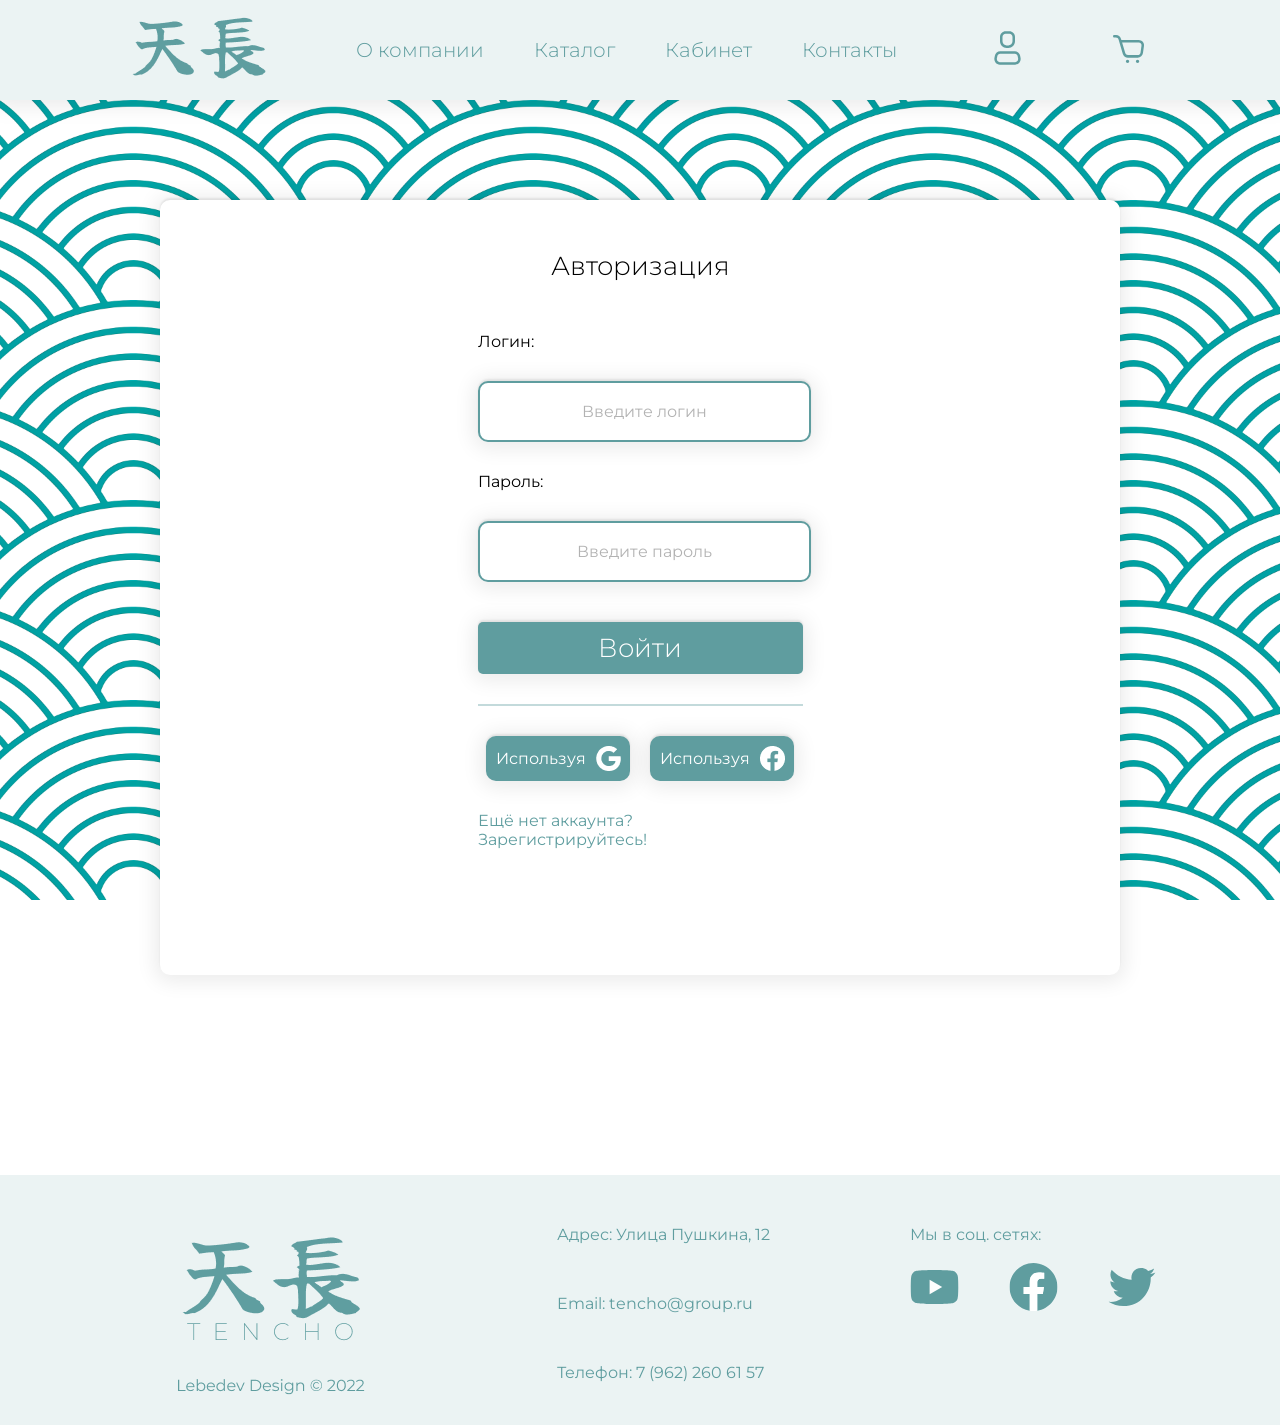
<file: login.html>
<!DOCTYPE html>
<html lang="en">

<head>
    <meta charset="UTF-8">
    <meta http-equiv="X-UA-Compatible" content="IE=edge">
    <meta name="viewport" content="width=device-width, initial-scale=1.0">
    <link rel="stylesheet" href="css/style.css">
    <title>Tencho</title>
</head>

<body>
    <div class="wrap">
        <div class="header">
            <div class="logo">
                <a href="index.html"><img src="/img/tenchohyrogliphslogo.png" alt="logo"></a>
            </div>
            <div class="menu">
                <!-- Настроить якоря в конце -->
                <a href="about.html">О компании</a>
                <div class="submenu-point">
                    <a href="catalogue.html" class="submenu-point">Каталог </a>
                    <div class="submenu">
                        <a href="#">Рыба</a>
                        <a href="#">Чай</a>
                        <a href="#">Соусы</a>
                        <a href="#">Рис</a>
                        <a href="#">Специи</a>
                    </div>
                </div>
                <a href="cabinet.html">Кабинет</a>
                <a href="#contacts">Контакты</a>
                <a href="#" class="hided-menu">Войти</a>
                <a href="cart.html" class="hided-menu">Корзина</a>
            </div>
            <div class="icons">
                <a href="#">
                    <svg width="41" height="40" class="login" viewBox="0 0 41 40" fill="none"
                        xmlns="http://www.w3.org/2000/svg">
                        <path fill-rule="evenodd" clip-rule="evenodd"
                            d="M33.1332 27.8499L33.5332 29.7499C33.9122 31.3926 33.538 33.1187 32.5126 34.4568C31.4872 35.795 29.9179 36.6053 28.2332 36.6666H12.7665C11.0818 36.6053 9.51245 35.795 8.48708 34.4568C7.46171 33.1187 7.08744 31.3926 7.4665 29.7499L7.8665 27.8499C8.32656 25.2779 10.5375 23.3877 13.1498 23.3333H27.8498C30.4621 23.3877 32.6731 25.2779 33.1332 27.8499ZM28.2332 34.1499C29.0795 34.1401 29.8759 33.748 30.3998 33.0833V33.0999C31.0426 32.2936 31.2931 31.2429 31.0832 30.2333L30.6832 28.3333C30.4612 26.9252 29.2742 25.8709 27.8498 25.8166H13.1498C11.7254 25.8709 10.5384 26.9252 10.3165 28.3333L9.9165 30.2333C9.71176 31.2376 9.96194 32.281 10.5998 33.0833C11.1237 33.748 11.9202 34.1401 12.7665 34.1499H28.2332Z"
                            fill="#5F9D9F" />
                        <path fill-rule="evenodd" clip-rule="evenodd"
                            d="M21.3334 20H19.6667C15.9848 20 13 17.0152 13 13.3333V8.93329C12.9956 7.44672 13.5842 6.01976 14.6353 4.96859C15.6865 3.91742 17.1135 3.32885 18.6 3.33329H22.4C23.8866 3.32885 25.3136 3.91742 26.3647 4.96859C27.4159 6.01976 28.0045 7.44672 28 8.93329V13.3333C28 17.0152 25.0153 20 21.3334 20ZM18.6 5.8333C16.888 5.8333 15.5 7.22122 15.5 8.9333V13.3333C15.5 15.6345 17.3655 17.5 19.6667 17.5H21.3334C23.6346 17.5 25.5 15.6345 25.5 13.3333V8.9333C25.5 8.11113 25.1734 7.32263 24.5921 6.74127C24.0107 6.15991 23.2222 5.8333 22.4 5.8333H18.6Z"
                            fill="#5F9D9F" />
                    </svg>
                </a>
                <a href="cart.html">
                    <svg class="cart" width="41" height="40" viewBox="0 0 41 40" fill="none"
                        xmlns="http://www.w3.org/2000/svg">
                        <path fill-rule="evenodd" clip-rule="evenodd"
                            d="M6.2832 7.08337H7.94987L8.0332 7.10004C10.3435 7.14485 12.3621 8.67228 13.0332 10.8834L13.3665 12.0334H30.7499C32.2849 12.0404 33.7425 12.7084 34.7499 13.8667C35.7544 15.0323 36.1989 16.579 35.9665 18.1L34.9665 25C34.6335 27.6449 32.3988 29.6376 29.7332 29.6667H19.9332C17.592 29.658 15.5303 28.1235 14.8499 25.8834L10.6332 11.6667C10.3103 10.447 9.21154 9.59393 7.94987 9.58337H6.2832C5.59285 9.58337 5.0332 9.02373 5.0332 8.33337C5.0332 7.64302 5.59285 7.08337 6.2832 7.08337ZM17.2499 25.0834C17.6037 26.27 18.6949 27.0834 19.9332 27.0834H29.7332C31.1127 27.0684 32.2808 26.0621 32.4999 24.7L33.4999 17.7834C33.6361 16.9783 33.414 16.1538 32.8919 15.526C32.3698 14.8982 31.5996 14.5296 30.7832 14.5167H14.1165L17.2499 25.0834Z"
                            fill="#5F9D9F" />
                        <path
                            d="M19.55 31.6667C18.6295 31.6667 17.8833 32.4129 17.8833 33.3334C17.8833 34.2539 18.6295 35.0001 19.55 35.0001C20.4704 35.0001 21.2166 34.2539 21.2166 33.3334C21.2166 32.4129 20.4704 31.6667 19.55 31.6667Z"
                            fill="#5F9D9F" />
                        <path
                            d="M29.55 31.6667C28.6295 31.6667 27.8833 32.4129 27.8833 33.3334C27.8833 34.2539 28.6295 35.0001 29.55 35.0001C30.4704 35.0001 31.2166 34.2539 31.2166 33.3334C31.2166 32.4129 30.4704 31.6667 29.55 31.6667Z"
                            fill="#5F9D9F" />
                    </svg>
                </a>
            </div>
            <div class="burger">
                <span></span>
            </div>
        </div>
        <div class="login-form">
            <div class="login-title">
                <p>Авторизация</p>
            </div>
            <div class="form">
                <label for="login">Логин:</label>
                <input type="text" placeholder="Введите логин" name="login" id="login">
                <label for="password">Пароль:</label>
                <input type="password" name="password" placeholder="Введите пароль" id="password">
                <div class="btn">
                    <a href="index.html">Войти</a>
                </div>
                <div class="underline"></div>
                <div class="login-via">
                    <div class="via-google">
                        <p>Используя</p>
                        <img src="/img/Icons/google.png" alt="google icon">
                    </div>
                    <div class="via-facebook">
                        <p>Используя</p>
                        <img src="/img/Icons/facebook.png" alt="facebook icon">
                    </div>
                </div>
                <a href="registration.html">Ещё нет аккаунта? Зарегистрируйтесь!</a>
            </div>
        </div>
        <div class="footer">
            <div class="logo">
                <img src="/img/footer-logo.png" alt="footer-logo">
            </div>
            <div class="contacts" id="contacts">
                <p>Адрес: Улица Пушкина, 12</p>
                <p>Email: tencho@group.ru</p>
                <p>Телефон: 7 (962) 260 61 57</p>
            </div>
            <div class="socials">
                <p>Мы в соц. сетях:</p>
                <div class="social-icons">
                    <svg class="youtube" width="49" height="48" viewBox="0 0 49 48" fill="none"
                        xmlns="http://www.w3.org/2000/svg">
                        <g clip-path="url(#clip0_36_496)">
                            <path class="bg"
                                d="M47.5442 12.3708C47.2728 11.3496 46.738 10.4177 45.9933 9.66813C45.2485 8.9186 44.32 8.37782 43.3006 8.09991C39.5479 7.09082 24.5479 7.09082 24.5479 7.09082C24.5479 7.09082 9.54785 7.09082 5.79512 8.09991C4.77571 8.37782 3.84717 8.9186 3.10243 9.66813C2.35768 10.4177 1.82286 11.3496 1.55149 12.3708C0.547852 16.1399 0.547852 23.9999 0.547852 23.9999C0.547852 23.9999 0.547852 31.8599 1.55149 35.629C1.82286 36.6502 2.35768 37.5822 3.10243 38.3317C3.84717 39.0812 4.77571 39.622 5.79512 39.8999C9.54785 40.909 24.5479 40.909 24.5479 40.909C24.5479 40.909 39.5479 40.909 43.3006 39.8999C44.32 39.622 45.2485 39.0812 45.9933 38.3317C46.738 37.5822 47.2728 36.6502 47.5442 35.629C48.5479 31.8599 48.5479 23.9999 48.5479 23.9999C48.5479 23.9999 48.5479 16.1399 47.5442 12.3708Z"
                                fill="#5F9D9F" />
                            <path d="M19.6387 31.1373V16.8628L32.1841 24.0001L19.6387 31.1373Z" fill="#FEFEFE" />
                        </g>
                        <defs>
                            <clipPath id="clip0_36_496">
                                <rect width="48" height="48" fill="white" transform="translate(0.5)" />
                            </clipPath>
                        </defs>
                    </svg>
                    <svg class="facebook" width="49" height="48" viewBox="0 0 49 48" fill="none"
                        xmlns="http://www.w3.org/2000/svg">
                        <g clip-path="url(#clip0_36_491)">
                            <path class="bg"
                                d="M48.5 24C48.5 10.7452 37.7548 0 24.5 0C11.2452 0 0.5 10.7452 0.5 24C0.5 35.9789 9.27641 45.908 20.75 47.7084V30.9375H14.6562V24H20.75V18.7125C20.75 12.6975 24.3331 9.375 29.8152 9.375C32.4402 9.375 35.1875 9.84375 35.1875 9.84375V15.75H32.1613C29.18 15.75 28.25 17.6002 28.25 19.5V24H34.9062L33.8422 30.9375H28.25V47.7084C39.7236 45.908 48.5 35.9789 48.5 24Z"
                                fill="#5F9D9F" />
                            <path
                                d="M33.8422 30.9375L34.9062 24H28.25V19.5C28.25 17.602 29.18 15.75 32.1613 15.75H35.1875V9.84375C35.1875 9.84375 32.4411 9.375 29.8152 9.375C24.3331 9.375 20.75 12.6975 20.75 18.7125V24H14.6562V30.9375H20.75V47.7084C23.2349 48.0972 25.7651 48.0972 28.25 47.7084V30.9375H33.8422Z"
                                fill="white" />
                        </g>
                        <defs>
                            <clipPath id="clip0_36_491">
                                <rect width="48" height="48" fill="white" transform="translate(0.5)" />
                            </clipPath>
                        </defs>
                    </svg>
                    <svg class="twitter" width="48" height="48" viewBox="0 0 49 48" fill="none" xmlns="http://www.w3.org/2000/svg">
                        <g clip-path="url(#clip0_36_494)">
                            <path class="bg"
                                d="M15.595 43.5015C33.7083 43.5015 43.6155 28.4948 43.6155 15.481C43.6155 15.0548 43.6155 14.6305 43.5867 14.2081C45.5141 12.814 47.1778 11.0878 48.5 9.11048C46.7028 9.90728 44.7961 10.4296 42.8437 10.6599C44.8996 9.4293 46.4383 7.49349 47.1733 5.21288C45.2402 6.3601 43.1253 7.16853 40.9198 7.60328C39.435 6.02443 37.4712 4.97896 35.3324 4.62865C33.1935 4.27834 30.9988 4.64271 29.0879 5.66539C27.177 6.68806 25.6564 8.31203 24.7615 10.286C23.8665 12.2599 23.6471 14.4738 24.1371 16.585C20.2218 16.3886 16.3915 15.3711 12.8949 13.5985C9.39831 11.8259 6.31353 9.3378 3.8408 6.29576C2.58146 8.46375 2.19574 11.0302 2.7622 13.4726C3.32865 15.915 4.80468 18.0497 6.88976 19.442C5.32246 19.3961 3.7893 18.9733 2.42 18.2094V18.3342C2.42062 20.6079 3.2077 22.8114 4.64774 24.5709C6.08778 26.3304 8.09212 27.5377 10.3208 27.9879C8.87096 28.3834 7.34975 28.4412 5.87408 28.1569C6.50363 30.1135 7.72886 31.8246 9.37848 33.0508C11.0281 34.277 13.0197 34.957 15.0747 34.9959C13.0329 36.6009 10.6946 37.7875 8.19375 38.4879C5.69287 39.1883 3.07843 39.3888 0.5 39.0778C5.00367 41.9679 10.2438 43.5009 15.595 43.4938"
                                fill="#5F9D9F" />
                        </g>
                        <defs>
                            <clipPath id="clip0_36_494">
                                <rect width="48" height="48" fill="white" transform="translate(0.5)" />
                            </clipPath>
                        </defs>
                    </svg>
                </div>
            </div>
        </div>
    </div>
    <script src="/js/burger.js"></script>
    <script src="/js/smooth-scroll.js"></script>
</body>

</html>
</file>
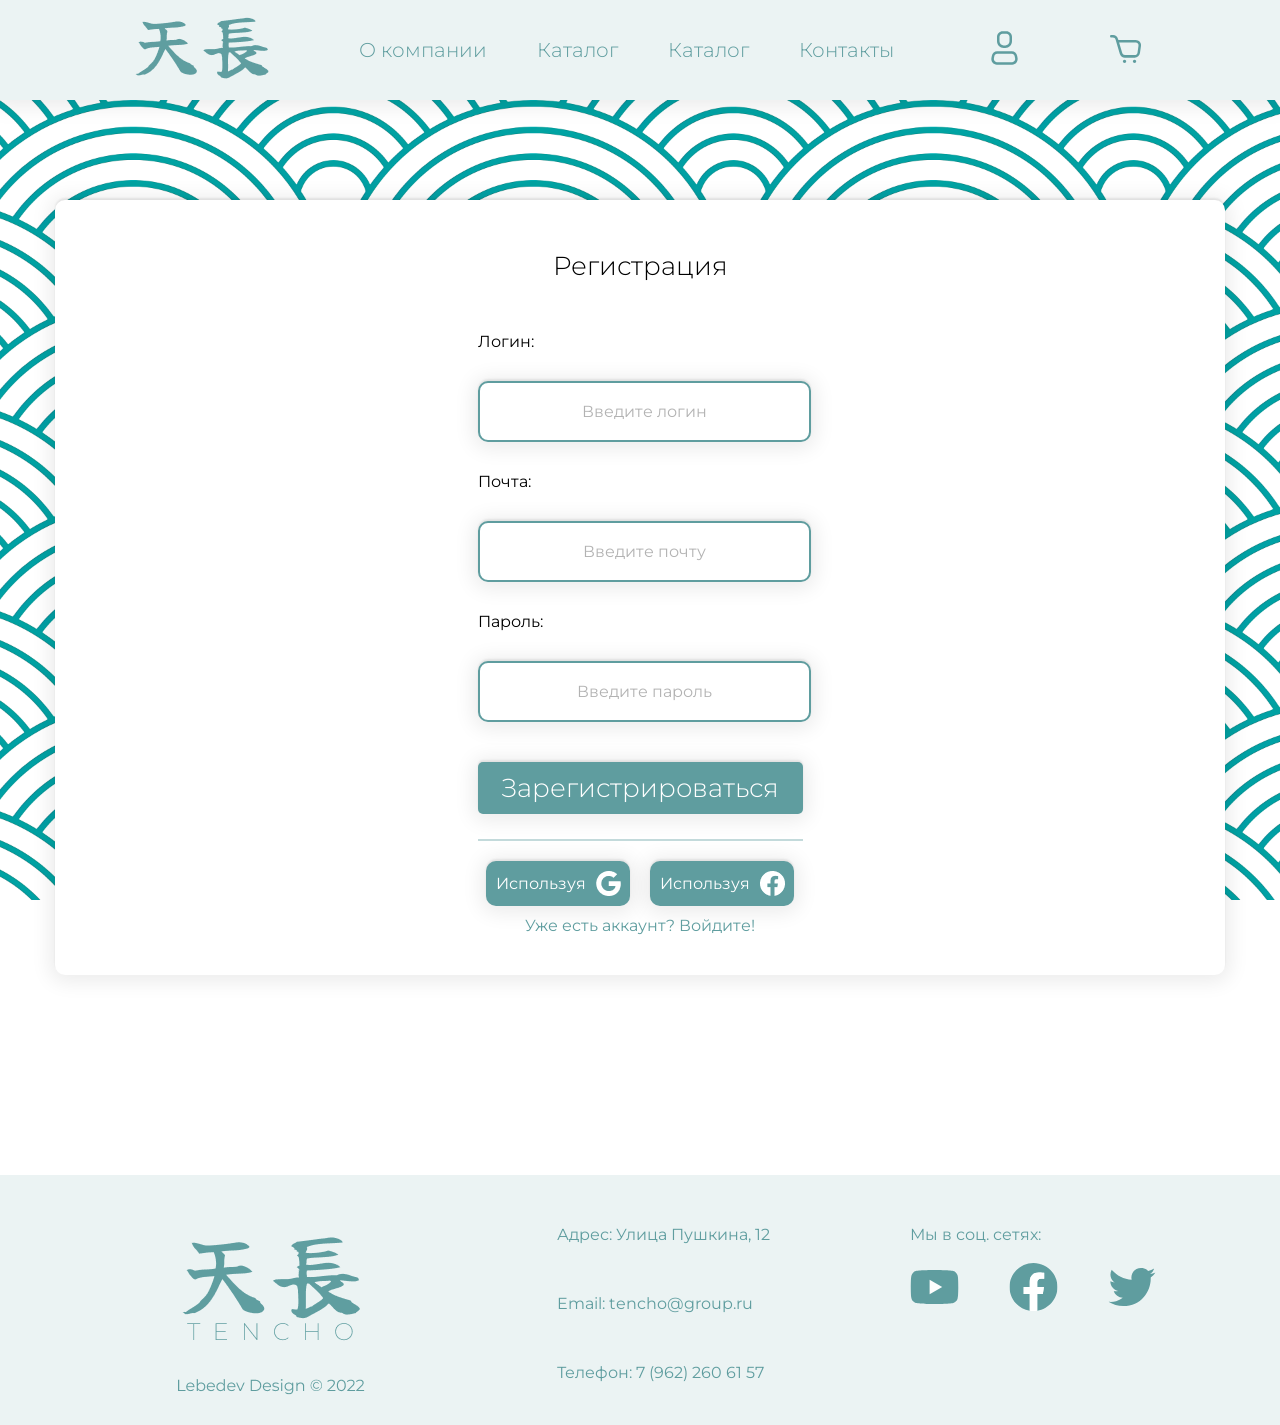
<file: registration.html>
<!DOCTYPE html>
<html lang="en">

<head>
    <meta charset="UTF-8">
    <meta http-equiv="X-UA-Compatible" content="IE=edge">
    <meta name="viewport" content="width=device-width, initial-scale=1.0">
    <link rel="stylesheet" href="css/style.css">
    <title>Tencho</title>
</head>

<body>
    <div class="wrap">
        <div class="header">
            <div class="logo">
                <a href="index.html"><img src="/img/tenchohyrogliphslogo.png" alt="logo"></a>
            </div>
            <div class="menu">
                <!-- Настроить якоря в конце -->
                <a href="about.html">О компании</a>
                <a href="catalogue.html">Каталог</a>
                <div class="submenu-point">
                    <a href="catalogue.html" class="submenu-point">Каталог </a>
                    <div class="submenu">
                        <a href="#">Рыба</a>
                        <a href="#">Чай</a>
                        <a href="#">Соусы</a>
                        <a href="#">Рис</a>
                        <a href="#">Специи</a>
                    </div>
                </div>
                <a href="#contacts">Контакты</a>
                <a href="login.html" class="hided-menu">Войти</a>
                <a href="cart.html" class="hided-menu">Корзина</a>
            </div>
            <div class="icons">
                <a href="login.html">
                    <svg width="41" height="40" class="login" viewBox="0 0 41 40" fill="none"
                        xmlns="http://www.w3.org/2000/svg">
                        <path fill-rule="evenodd" clip-rule="evenodd"
                            d="M33.1332 27.8499L33.5332 29.7499C33.9122 31.3926 33.538 33.1187 32.5126 34.4568C31.4872 35.795 29.9179 36.6053 28.2332 36.6666H12.7665C11.0818 36.6053 9.51245 35.795 8.48708 34.4568C7.46171 33.1187 7.08744 31.3926 7.4665 29.7499L7.8665 27.8499C8.32656 25.2779 10.5375 23.3877 13.1498 23.3333H27.8498C30.4621 23.3877 32.6731 25.2779 33.1332 27.8499ZM28.2332 34.1499C29.0795 34.1401 29.8759 33.748 30.3998 33.0833V33.0999C31.0426 32.2936 31.2931 31.2429 31.0832 30.2333L30.6832 28.3333C30.4612 26.9252 29.2742 25.8709 27.8498 25.8166H13.1498C11.7254 25.8709 10.5384 26.9252 10.3165 28.3333L9.9165 30.2333C9.71176 31.2376 9.96194 32.281 10.5998 33.0833C11.1237 33.748 11.9202 34.1401 12.7665 34.1499H28.2332Z"
                            fill="#5F9D9F" />
                        <path fill-rule="evenodd" clip-rule="evenodd"
                            d="M21.3334 20H19.6667C15.9848 20 13 17.0152 13 13.3333V8.93329C12.9956 7.44672 13.5842 6.01976 14.6353 4.96859C15.6865 3.91742 17.1135 3.32885 18.6 3.33329H22.4C23.8866 3.32885 25.3136 3.91742 26.3647 4.96859C27.4159 6.01976 28.0045 7.44672 28 8.93329V13.3333C28 17.0152 25.0153 20 21.3334 20ZM18.6 5.8333C16.888 5.8333 15.5 7.22122 15.5 8.9333V13.3333C15.5 15.6345 17.3655 17.5 19.6667 17.5H21.3334C23.6346 17.5 25.5 15.6345 25.5 13.3333V8.9333C25.5 8.11113 25.1734 7.32263 24.5921 6.74127C24.0107 6.15991 23.2222 5.8333 22.4 5.8333H18.6Z"
                            fill="#5F9D9F" />
                    </svg>
                </a>
                <a href="cart.html">
                    <svg class="cart" width="41" height="40" viewBox="0 0 41 40" fill="none"
                        xmlns="http://www.w3.org/2000/svg">
                        <path fill-rule="evenodd" clip-rule="evenodd"
                            d="M6.2832 7.08337H7.94987L8.0332 7.10004C10.3435 7.14485 12.3621 8.67228 13.0332 10.8834L13.3665 12.0334H30.7499C32.2849 12.0404 33.7425 12.7084 34.7499 13.8667C35.7544 15.0323 36.1989 16.579 35.9665 18.1L34.9665 25C34.6335 27.6449 32.3988 29.6376 29.7332 29.6667H19.9332C17.592 29.658 15.5303 28.1235 14.8499 25.8834L10.6332 11.6667C10.3103 10.447 9.21154 9.59393 7.94987 9.58337H6.2832C5.59285 9.58337 5.0332 9.02373 5.0332 8.33337C5.0332 7.64302 5.59285 7.08337 6.2832 7.08337ZM17.2499 25.0834C17.6037 26.27 18.6949 27.0834 19.9332 27.0834H29.7332C31.1127 27.0684 32.2808 26.0621 32.4999 24.7L33.4999 17.7834C33.6361 16.9783 33.414 16.1538 32.8919 15.526C32.3698 14.8982 31.5996 14.5296 30.7832 14.5167H14.1165L17.2499 25.0834Z"
                            fill="#5F9D9F" />
                        <path
                            d="M19.55 31.6667C18.6295 31.6667 17.8833 32.4129 17.8833 33.3334C17.8833 34.2539 18.6295 35.0001 19.55 35.0001C20.4704 35.0001 21.2166 34.2539 21.2166 33.3334C21.2166 32.4129 20.4704 31.6667 19.55 31.6667Z"
                            fill="#5F9D9F" />
                        <path
                            d="M29.55 31.6667C28.6295 31.6667 27.8833 32.4129 27.8833 33.3334C27.8833 34.2539 28.6295 35.0001 29.55 35.0001C30.4704 35.0001 31.2166 34.2539 31.2166 33.3334C31.2166 32.4129 30.4704 31.6667 29.55 31.6667Z"
                            fill="#5F9D9F" />
                    </svg>
                </a>
            </div>
            <div class="burger">
                <span></span>
            </div>
        </div>
        <div class="registration-form">
            <div class="registration-title">
                <p>Регистрация</p>
            </div>
            <div class="reg-form">
                <label for="login">Логин:</label>
                <input type="text" placeholder="Введите логин" name="login" id="login">
                <label for="mail">Почта:</label>
                <input type="email" name="mail" placeholder="Введите почту" id="mail">
                <label for="password">Пароль:</label>
                <input type="password" name="password" placeholder="Введите пароль" id="password">
                <div class="btn">
                    <a href="index.html">Зарегистрироваться</a>
                </div>
                <div class="underline"></div>
                <div class="login-via">
                    <div class="via-google">
                        <p>Используя</p>
                        <img src="/img/Icons/google.png" alt="google icon">
                    </div>
                    <div class="via-facebook">
                        <p>Используя</p>
                        <img src="/img/Icons/facebook.png" alt="facebook icon">
                    </div>
                </div>
                <div class="redirect">
                    <a href="login.html">Уже есть аккаунт? Войдите!</a>
                </div>
            </div>
        </div>
        <div class="footer">
            <div class="logo">
                <img src="/img/footer-logo.png" alt="footer-logo">
            </div>
            <div class="contacts" id="contacts">
                <p>Адрес: Улица Пушкина, 12</p>
                <p>Email: tencho@group.ru</p>
                <p>Телефон: 7 (962) 260 61 57</p>
            </div>
            <div class="socials">
                <p>Мы в соц. сетях:</p>
                <div class="social-icons">
                    <svg class="youtube" width="49" height="48" viewBox="0 0 49 48" fill="none"
                        xmlns="http://www.w3.org/2000/svg">
                        <g clip-path="url(#clip0_36_496)">
                            <path class="bg"
                                d="M47.5442 12.3708C47.2728 11.3496 46.738 10.4177 45.9933 9.66813C45.2485 8.9186 44.32 8.37782 43.3006 8.09991C39.5479 7.09082 24.5479 7.09082 24.5479 7.09082C24.5479 7.09082 9.54785 7.09082 5.79512 8.09991C4.77571 8.37782 3.84717 8.9186 3.10243 9.66813C2.35768 10.4177 1.82286 11.3496 1.55149 12.3708C0.547852 16.1399 0.547852 23.9999 0.547852 23.9999C0.547852 23.9999 0.547852 31.8599 1.55149 35.629C1.82286 36.6502 2.35768 37.5822 3.10243 38.3317C3.84717 39.0812 4.77571 39.622 5.79512 39.8999C9.54785 40.909 24.5479 40.909 24.5479 40.909C24.5479 40.909 39.5479 40.909 43.3006 39.8999C44.32 39.622 45.2485 39.0812 45.9933 38.3317C46.738 37.5822 47.2728 36.6502 47.5442 35.629C48.5479 31.8599 48.5479 23.9999 48.5479 23.9999C48.5479 23.9999 48.5479 16.1399 47.5442 12.3708Z"
                                fill="#5F9D9F" />
                            <path d="M19.6387 31.1373V16.8628L32.1841 24.0001L19.6387 31.1373Z" fill="#FEFEFE" />
                        </g>
                        <defs>
                            <clipPath id="clip0_36_496">
                                <rect width="48" height="48" fill="white" transform="translate(0.5)" />
                            </clipPath>
                        </defs>
                    </svg>
                    <svg class="facebook" width="49" height="48" viewBox="0 0 49 48" fill="none"
                        xmlns="http://www.w3.org/2000/svg">
                        <g clip-path="url(#clip0_36_491)">
                            <path class="bg"
                                d="M48.5 24C48.5 10.7452 37.7548 0 24.5 0C11.2452 0 0.5 10.7452 0.5 24C0.5 35.9789 9.27641 45.908 20.75 47.7084V30.9375H14.6562V24H20.75V18.7125C20.75 12.6975 24.3331 9.375 29.8152 9.375C32.4402 9.375 35.1875 9.84375 35.1875 9.84375V15.75H32.1613C29.18 15.75 28.25 17.6002 28.25 19.5V24H34.9062L33.8422 30.9375H28.25V47.7084C39.7236 45.908 48.5 35.9789 48.5 24Z"
                                fill="#5F9D9F" />
                            <path
                                d="M33.8422 30.9375L34.9062 24H28.25V19.5C28.25 17.602 29.18 15.75 32.1613 15.75H35.1875V9.84375C35.1875 9.84375 32.4411 9.375 29.8152 9.375C24.3331 9.375 20.75 12.6975 20.75 18.7125V24H14.6562V30.9375H20.75V47.7084C23.2349 48.0972 25.7651 48.0972 28.25 47.7084V30.9375H33.8422Z"
                                fill="white" />
                        </g>
                        <defs>
                            <clipPath id="clip0_36_491">
                                <rect width="48" height="48" fill="white" transform="translate(0.5)" />
                            </clipPath>
                        </defs>
                    </svg>
                    <svg class="twitter" width="48" height="48" viewBox="0 0 49 48" fill="none"
                        xmlns="http://www.w3.org/2000/svg">
                        <g clip-path="url(#clip0_36_494)">
                            <path class="bg"
                                d="M15.595 43.5015C33.7083 43.5015 43.6155 28.4948 43.6155 15.481C43.6155 15.0548 43.6155 14.6305 43.5867 14.2081C45.5141 12.814 47.1778 11.0878 48.5 9.11048C46.7028 9.90728 44.7961 10.4296 42.8437 10.6599C44.8996 9.4293 46.4383 7.49349 47.1733 5.21288C45.2402 6.3601 43.1253 7.16853 40.9198 7.60328C39.435 6.02443 37.4712 4.97896 35.3324 4.62865C33.1935 4.27834 30.9988 4.64271 29.0879 5.66539C27.177 6.68806 25.6564 8.31203 24.7615 10.286C23.8665 12.2599 23.6471 14.4738 24.1371 16.585C20.2218 16.3886 16.3915 15.3711 12.8949 13.5985C9.39831 11.8259 6.31353 9.3378 3.8408 6.29576C2.58146 8.46375 2.19574 11.0302 2.7622 13.4726C3.32865 15.915 4.80468 18.0497 6.88976 19.442C5.32246 19.3961 3.7893 18.9733 2.42 18.2094V18.3342C2.42062 20.6079 3.2077 22.8114 4.64774 24.5709C6.08778 26.3304 8.09212 27.5377 10.3208 27.9879C8.87096 28.3834 7.34975 28.4412 5.87408 28.1569C6.50363 30.1135 7.72886 31.8246 9.37848 33.0508C11.0281 34.277 13.0197 34.957 15.0747 34.9959C13.0329 36.6009 10.6946 37.7875 8.19375 38.4879C5.69287 39.1883 3.07843 39.3888 0.5 39.0778C5.00367 41.9679 10.2438 43.5009 15.595 43.4938"
                                fill="#5F9D9F" />
                        </g>
                        <defs>
                            <clipPath id="clip0_36_494">
                                <rect width="48" height="48" fill="white" transform="translate(0.5)" />
                            </clipPath>
                        </defs>
                    </svg>
                </div>
            </div>
        </div>
    </div>
    <script src="/js/burger.js"></script>
    <script src="/js/smooth-scroll.js"></script>
</body>

</html>
</file>
<file: css/style.css>
/* General styles import */
@import url(/css/core.css);
@import url(/css/header.css);
@import url(/css/footer.css);
@import url(/css/zoom.css);

/* Index styles import */
@import url(/css/index/adventages.css);
@import url(/css/index/main-banner.css);
@import url(/css/index/new.css);
@import url(/css/index/popular.css);
@import url(/css/index/second-banner.css);

/* Catalogue styles import */
@import url(/css/catalogue/catalogue.css);

/* About styles import */
@import url(/css/about/about.css);

/* Cabinet styles import */
@import url(/css/cabinet/cabinet.css);

/* Login styles import */
@import url(/css/login/login.css);

/* Registration styles import */
@import url(/css/registration/registration.css);

/* Product styles import */
@import url(/css/product/product.css);
@import url(/css/product/feedback.css);

/* Cart styles import */
@import url(/css/cart/cart.css);

/* Fonts */
@font-face {
    font-family: Montserrat;
    src: url(/fonts/Montserrat.ttf);
}

@font-face {
    font-family: MontserratBold;
    src: url(/fonts/Montserrat.ttf);
    font-weight: 900;
}

@font-face {
    font-family: MontserratSemiBold;
    src: url(/fonts/Montserrat.ttf);
    font-weight: 700;
}

@font-face {
    font-family: Montserrat300;
    src: url(/fonts/Montserrat.ttf);
    font-weight: 300;
}

@font-face {
    font-family: MontserratExtraLight;
    src: url(/fonts/Montserrat.ttf);
    font-weight: 200;
}

/* Adaptation */

@media (max-width: 1440px) {
    .order-content {
        flex-direction: column;
        justify-content: center;
    }

    .delivery-content, .payment-type, .pay{
        width: 99%;
    }
}

@media (max-width: 1190px) {
    .product-top > img {
        width: 342px;
        height: 369px;
    }
    
    .product-form {
        width: 82%;
    }

    .order-block {
        flex-direction: column;
        align-items: flex-start;
    }

    .sizes > * {
        width: 30px;
        height: 30px;
    }

    .info-block {
        margin-left: 20px;
    }
    
    .same { 
        width: 90%;
    }

    .feedback-content {
        flex-direction: column;
    }

    .feedback {
        width: 80%;
    }

    .feedback-form {
        display: flex;
        align-items: center;
        flex-direction: column;
    }
}

@media (max-width: 1024px) {
    .order-item {
        flex-direction: column;
        width: 99%;
        height: 150px;
    }

    .order-item > img {
        display: none;
    }

    .delete {
        width: 100%;
    }

    .menu {
        display: none;
    }

    .burger {
        display: block;
    }

    .popular {
        width: 585px;
        height: 2690px;
    }

    .second-banner-link, .second-banner {
        width: 99%;
    }

    .new {
        width: 585px;
        height: 540px;
    }

    .new-items .item:nth-child(2), .new-items .item:nth-child(3) {
        display: none;
    }
    
    .footer {   
        height: 500px;
    }

    .catalogue {
        width: 600px;
        height: 100%;
        padding-bottom: 20px;
    }

    .catalogue-items-list {
        justify-content: center;
    }

    .about-tencho {
        width: 90%;
    }

    .cabinet {
        width: 600px;
        height: 1600px;
    }

    .big-cards, .small-cards {
        align-items: center;
        flex-direction: column;
    }

    .back-btn {
        right: 5px;
    }

    .icons {
        display: none;
    }

    .hided-menu {
        display: block;
    }

    .registration-form, .login-form {
        width: 90%;
    }
}

@media (max-width: 768px) {
    .second-banner-link, .second-banner {
        width: 95%
    }

    .text {
        left: 0;
    }

    .icons {
        display: none;
    }

    .hided-menu {
        display: block;
    }

    .new {
        display: none;

    }
    
}

@media (max-width: 425px) {

    .offer > p {
        display: flex;
        align-items: center;
        font-size: 18px;
    }

    .big-cards > .card {
        width: 320px;
    }

    .product-top {
        flex-direction: column;
        height: auto;
    }

    .info-block {
        margin-top: 20px;
    }

    .info-block p:nth-child(2) {
        margin-bottom: 15px;
    }

    .order-block {
        margin-top: 25px;
        gap: 20px;
    }

    .product-about {
        margin-top: 0;
    }

    .feedback-item > .item-top {
        flex-direction: column;
        align-items: flex-start;
    }

    .item-top > p {
        margin: 0;
    }

    .feedback-item {
        width: auto;
    }

    .feedback {
        width: 70%;
    }

    .feedbacks {
        gap: 30px;
    }

    .cabinet {
        width: 100%;
    }

    .footer {
        display: flex;
        justify-content: flex-start;
        flex-wrap: nowrap;
        flex-direction: column;
        height: 800px;
        gap: 100px;
        align-items: center;
    }

    .back-btn {
        bottom: 170px;
    }

    .icons {
        display: none;
    }

    .hided-menu {
        display: block;
    }

    .filter, .avatar {
        display: none;
    }

    .catalogue {
        width: 90%;
    }

    .popular {
        width: 100%;
        height: 100%;
        padding-bottom: 20px;
        align-items: center;
    }

    .items {
        justify-content: center;
    }

    .second-banner-link {
        display: none;
    }

    .new {
        display: none;
    }

    .modal-item {
        display: none;
    }
}

@media (max-width: 375px) {
    .offer > a {
        display: none;
    }

    .offer > p {
        font-size: 14px;
    }

    input[type="text"], input[type="email"], input[type="password"] {
        width: 98%;
    }
}

@media (max-width: 320px) {
    .about-tencho > p > span {
        padding: 0;
        letter-spacing: 0;
        font-size: 18px;
        font-weight: bold;
    }

    .big-cards > * {
        box-sizing: border-box;
        width: 320px;
    }

    .sale-counter > p {
        display: none;
    }

    .sale-counter {
        justify-content: center;
    }

    .form, .reg-form {
        width: 90%;
    }

    .form > a:last-child {
        width: auto;
        height: 40px;
        text-align: center;
    }

    .form > a:last-child::after {
        display: none;
    }

    .product-top > img {
        width: 242px;
        height: 269px;
    }

    .feedback {
        width: 100%;
        box-sizing: border-box;
        padding: 15px;
    }

    .same {
        width: 100%;
    }
}
</file>
